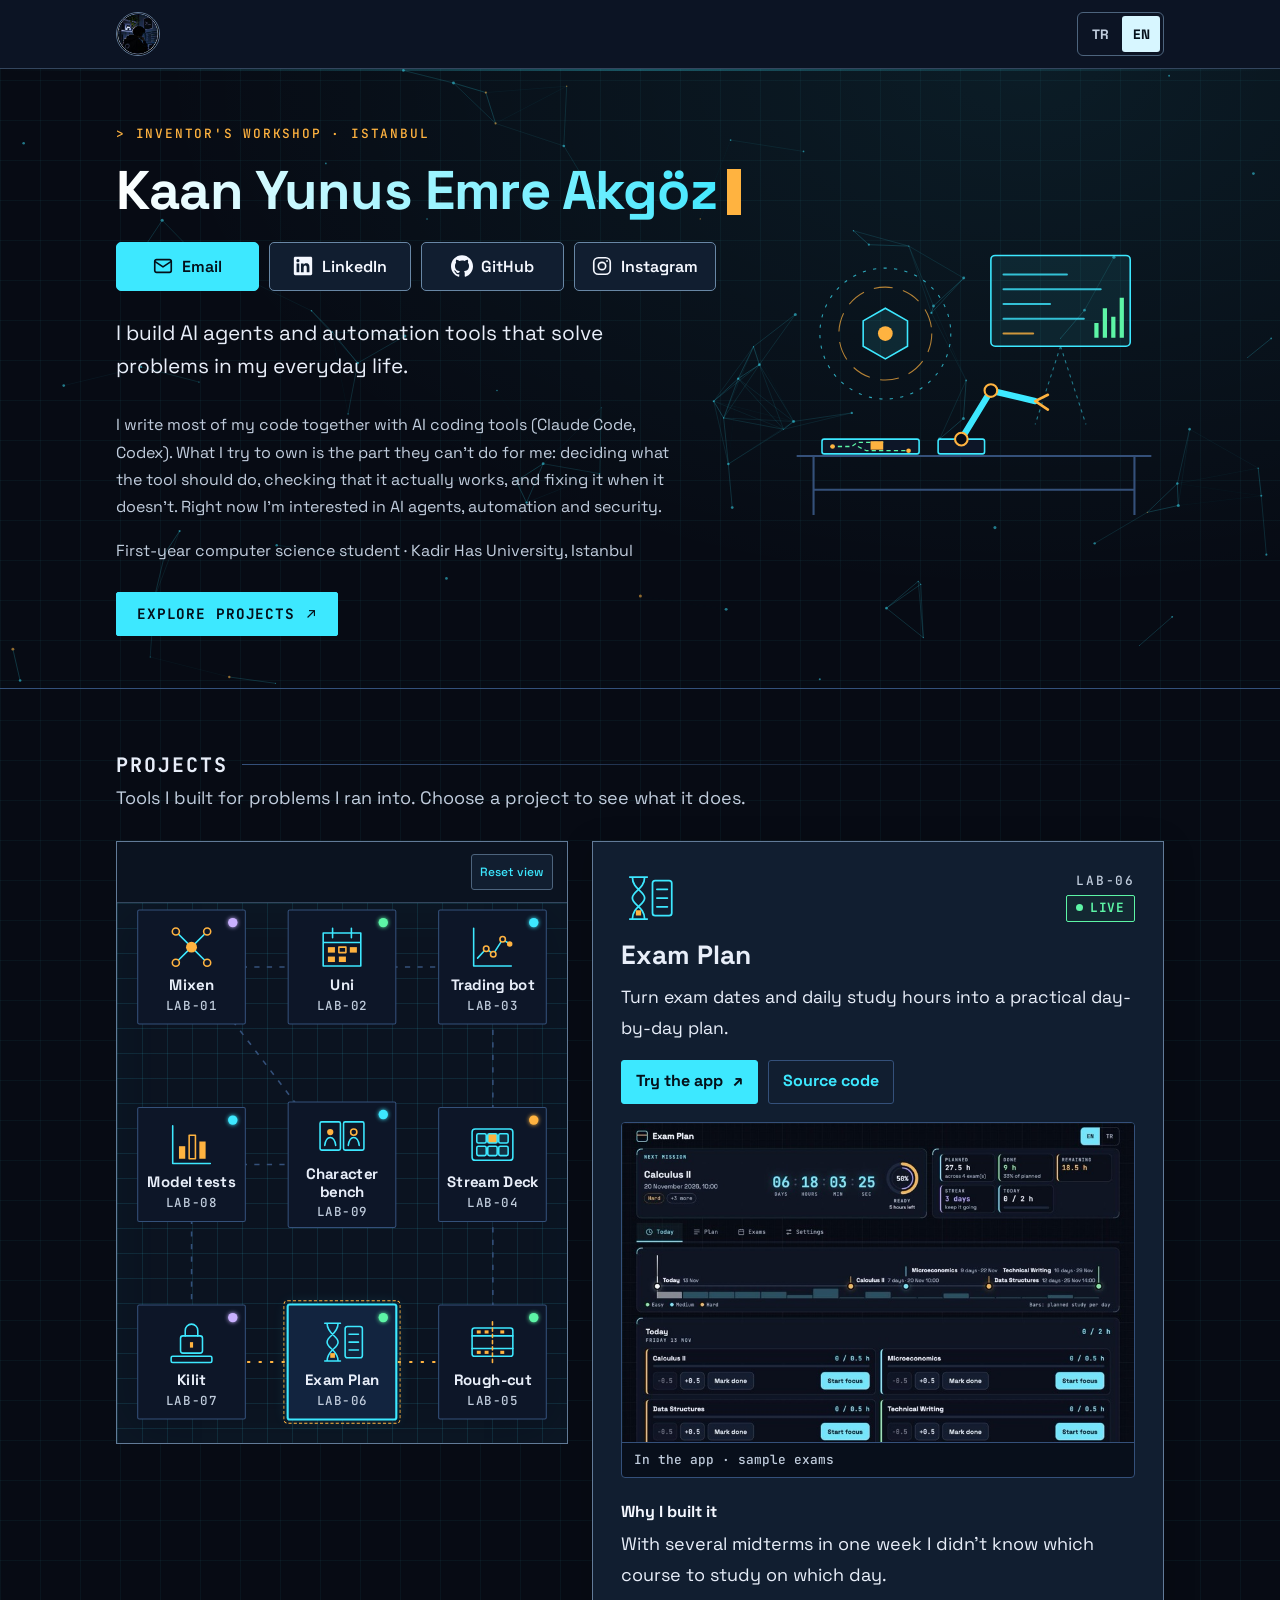
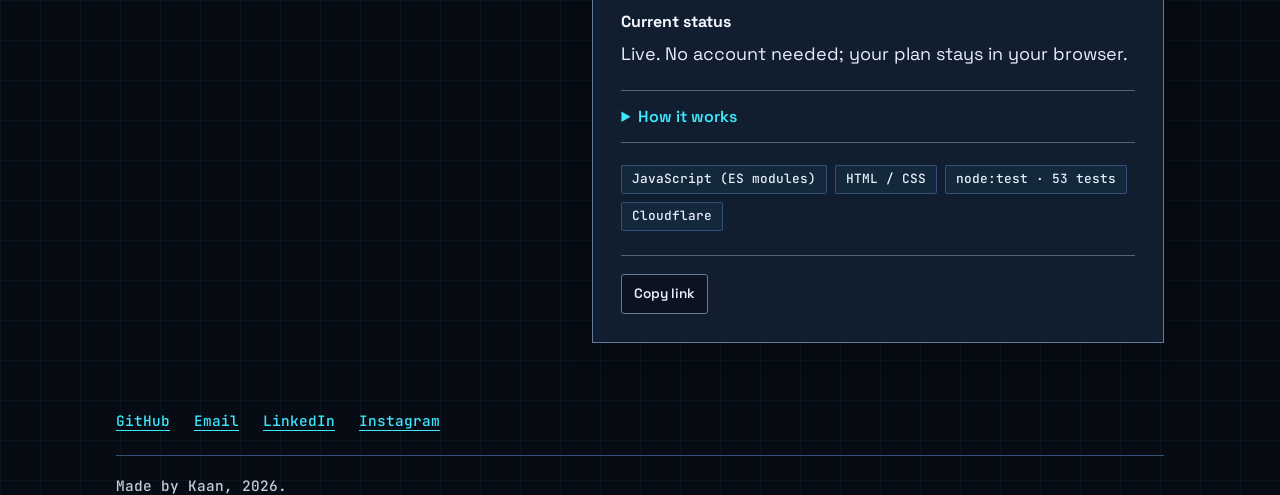
<file: index.html>
<!doctype html>
<html lang="en">
<head>
  <meta charset="utf-8">
  <meta name="viewport" content="width=device-width, initial-scale=1">
  <title>Kaan Yunus Emre Akgöz</title>
  <meta name="description" content="AI agents and automation tools by Kaan Yunus Emre Akgöz. Explore working apps, experiments and the problems behind them.">
  <link rel="canonical" href="https://biontra.github.io/">
  <meta property="og:type" content="website">
  <meta property="og:url" content="https://biontra.github.io/">
  <meta property="og:title" content="Kaan Yunus Emre Akgöz">
  <meta property="og:description" content="AI agents and automation tools by Kaan Yunus Emre Akgöz. Explore working apps, experiments and the problems behind them.">
  <meta property="og:image" content="https://biontra.github.io/assets/og-image.jpg">
  <meta property="og:image:width" content="1200">
  <meta property="og:image:height" content="630">
  <meta property="og:locale" content="en_US">
  <meta property="og:locale:alternate" content="tr_TR">
  <meta name="twitter:card" content="summary_large_image">
  <meta name="color-scheme" content="dark">
  <meta name="theme-color" content="#070b14">
  <link rel="icon" href="data:image/svg+xml,%3Csvg xmlns='http://www.w3.org/2000/svg' viewBox='0 0 32 32'%3E%3Crect width='32' height='32' fill='%23070b14'/%3E%3Cpath d='M16 5l9 5v12l-9 5-9-5V10z' fill='none' stroke='%233de8ff' stroke-width='2'/%3E%3Ccircle cx='16' cy='16' r='3' fill='%23ffb340'/%3E%3C/svg%3E">
  <link rel="preconnect" href="https://fonts.googleapis.com">
  <link rel="preconnect" href="https://fonts.gstatic.com" crossorigin>
  <link rel="stylesheet" href="https://fonts.googleapis.com/css2?family=JetBrains+Mono:wght@500;700&family=Space+Grotesk:wght@400;500;700&display=swap" media="print" onload="this.media='all'">
  <noscript><link rel="stylesheet" href="https://fonts.googleapis.com/css2?family=JetBrains+Mono:wght@500;700&family=Space+Grotesk:wght@400;500;700&display=swap"></noscript>
  <link rel="stylesheet" href="style.css?v=step-v5">
  <script src="i18n.js?v=step-v5" defer></script>
  <script src="script.js?v=models-v3" defer></script>
  <script src="lab.js?v=step-v2" defer></script>
</head>
<body id="top">
  <div class="sitebar">
    <div class="wrap sitebar-inner">
      <a class="wordmark" href="#top" aria-label="Back to top" data-i18n-aria-label="Back to top"><img class="profile-avatar" src="assets/github-avatar.png" width="44" height="44" alt="Biontra GitHub profile photo" data-i18n-alt="Biontra GitHub profile photo"></a>
      <div class="language-switch" role="group" aria-label="Language" data-i18n-aria-label="Language"><button type="button" data-lang="tr" aria-pressed="false">TR</button><button type="button" data-lang="en" aria-pressed="true">EN</button></div>
    </div>
  </div>
  <a class="skip" href="#main"><span data-i18n="Skip to content">Skip to content</span></a>

  <header class="hero">
    <canvas id="stars" aria-hidden="true"></canvas>
    <div class="scan" aria-hidden="true"></div>
    <div class="wrap hero-inner">
      <div class="hero-text">
        <p class="label"><span data-i18n="Inventor&#x27;s workshop · Istanbul">Inventor&#x27;s workshop · Istanbul</span></p>
        <h1><span class="type">Kaan Yunus Emre Akgöz</span></h1>
        <div class="hero-contact" aria-label="Contact Kaan" data-i18n-aria-label="Contact Kaan">
          <a class="hero-email" href="mailto:kaan102006@gmail.com"><svg class="contact-icon mail-icon" viewBox="0 0 24 24" aria-hidden="true" focusable="false"><rect x="3" y="5" width="18" height="14" rx="2"/><path d="m3 7 9 6 9-6"/></svg> <span data-i18n="Email">Email</span></a>
          <a href="https://www.linkedin.com/in/kaanyunusemre/"><svg class="contact-icon linkedin-icon" viewBox="0 0 24 24" aria-hidden="true" focusable="false"><path d="M20.45 2H3.55C2.69 2 2 2.68 2 3.52v16.96c0 .84.69 1.52 1.55 1.52h16.9c.86 0 1.55-.68 1.55-1.52V3.52c0-.84-.69-1.52-1.55-1.52zM7.93 18.74H4.98V9.2h2.95v9.54zM6.45 7.9a1.71 1.71 0 1 1 0-3.42 1.71 1.71 0 0 1 0 3.42zM19 18.74h-2.95V14.1c0-1.1-.02-2.52-1.54-2.52-1.54 0-1.78 1.2-1.78 2.44v4.72H9.78V9.2h2.83v1.3h.04c.39-.74 1.36-1.52 2.79-1.52 2.98 0 3.56 1.96 3.56 4.5v5.26z"/></svg>  LinkedIn</a>
          <a href="https://github.com/Biontra"><svg class="contact-icon github-icon" viewBox="0 0 24 24" aria-hidden="true" focusable="false"><path d="M12 .297C5.37.297 0 5.67 0 12.297c0 5.303 3.438 9.8 8.205 11.385.6.113.82-.258.82-.577 0-.285-.01-1.04-.015-2.04-3.338.724-4.043-1.61-4.043-1.61-.546-1.387-1.333-1.756-1.333-1.756-1.09-.745.083-.729.083-.729 1.205.084 1.838 1.237 1.838 1.237 1.07 1.835 2.807 1.305 3.492.998.108-.776.418-1.305.762-1.605-2.665-.3-5.467-1.334-5.467-5.93 0-1.31.468-2.38 1.235-3.22-.124-.303-.535-1.523.117-3.176 0 0 1.008-.323 3.301 1.23a11.5 11.5 0 0 1 3.005-.404c1.02.005 2.047.138 3.005.404 2.291-1.553 3.297-1.23 3.297-1.23.655 1.653.244 2.873.12 3.176.77.84 1.233 1.91 1.233 3.22 0 4.61-2.807 5.625-5.48 5.922.43.372.823 1.102.823 2.222 0 1.606-.015 2.898-.015 3.293 0 .322.216.696.825.578C20.565 22.092 24 17.595 24 12.297c0-6.627-5.373-12-12-12"/></svg> GitHub</a>
          <a href="https://www.instagram.com/k_y_e_a/"><svg class="instagram-icon" viewBox="0 0 24 24" aria-hidden="true" focusable="false"><rect x="3" y="3" width="18" height="18" rx="5"/><circle cx="12" cy="12" r="4"/><circle class="instagram-dot" cx="17.5" cy="6.5" r="1"/></svg> Instagram</a>
        </div>
        <p class="lead"><span data-i18n="I build AI agents and automation tools that solve problems in my everyday life.">I build AI agents and automation tools that solve problems in my everyday life.</span></p>
        <p class="hero-about"><span data-i18n="I write most of my code together with AI coding tools (Claude Code, Codex). What I try to own is the part they can&#x27;t do for me: deciding what the tool should do, checking that it actually works, and fixing it when it doesn&#x27;t.">I write most of my code together with AI coding tools (Claude Code, Codex). What I try to own is the part they can&#x27;t do for me: deciding what the tool should do, checking that it actually works, and fixing it when it doesn&#x27;t.</span> <span data-i18n="Right now I&#x27;m interested in AI agents, automation and security.">Right now I&#x27;m interested in AI agents, automation and security.</span></p>
        <p class="hero-meta"><span data-i18n="First-year computer science student · Kadir Has University, Istanbul">First-year computer science student · Kadir Has University, Istanbul</span></p>
        <nav aria-label="Main" data-i18n-aria-label="Main">
          <a class="primary" href="#projects"><span data-i18n="Explore projects">Explore projects</span> <span aria-hidden="true">↗</span></a>
        </nav>
      </div>

      <svg class="rig scene" viewBox="0 0 360 280" aria-hidden="true" focusable="false">
        <!-- hologram screen -->
        <g class="holo">
          <rect class="hf" x="196" y="22" width="132" height="86" rx="4" />
          <path class="hl" d="M208 40h60M208 54h92M208 68h44M208 82h76" />
          <path class="hl amber" d="M208 96h28" />
          <path class="hbars" d="M296 100V86M304 100V72M312 100V80M320 100V62" />
          <path class="beam" d="M262 108l-24 74M262 108l24 74" />
        </g>
        <!-- core with rings -->
        <g class="coreg">
          <circle class="ring r1" cx="96" cy="96" r="62" />
          <circle class="ring r2" cx="96" cy="96" r="44" />
          <path class="hex" d="M96 72l21 12v24l-21 12-21-12V84z" />
          <circle class="core" cx="96" cy="96" r="7" />
        </g>
        <!-- robot arm -->
        <g class="arm">
          <rect class="solid" x="146" y="196" width="44" height="14" rx="2" />
          <g class="seg1"><path class="limb" d="M168 196L196 150" /><circle class="joint" cx="168" cy="196" r="6" />
            <g class="seg2"><path class="limb" d="M196 150L238 160" /><circle class="joint" cx="196" cy="150" r="6" />
              <path class="claw" d="M238 160l12-6M238 160l12 8" /></g></g>
        </g>
        <!-- circuit board -->
        <g class="board">
          <rect class="solid" x="36" y="196" width="92" height="14" rx="2" />
          <path class="trace" d="M44 203h20l6-4h24M70 203l8 4h38" />
          <rect class="chip" x="82" y="198" width="12" height="8" />
          <circle class="pad" cx="46" cy="203" r="2.2" /><circle class="pad" cx="118" cy="207" r="2.2" />
        </g>
        <!-- workbench -->
        <path class="bench" d="M12 212h336M28 212v56M332 212v56M28 244h304" />
      </svg>
    </div>
  </header>

  <main id="main" class="wrap">
    <section id="projects" aria-labelledby="projects-h">
      <h2 id="projects-h"><span data-i18n="Projects">Projects</span></h2>
      <p class="section-intro"><span data-i18n="Tools I built for problems I ran into. Choose a project to see what it does.">Tools I built for problems I ran into. Choose a project to see what it does.</span></p>

      <div class="grid">
        <article class="card" data-project="mixen" data-short="Mixen" data-x="18" data-y="15">
          <div class="card-top">
            <svg class="icon" viewBox="0 0 64 64" role="img" aria-label="Icon: one node branching into four agent nodes" focusable="false">
              <g class="draw">
                <path pathLength="1" d="M32 32L12 12M32 32L52 12M32 32L12 52M32 32L52 52" />
              </g>
              <circle class="fill" cx="32" cy="32" r="7" />
              <circle class="node n1" cx="12" cy="12" r="4.5" />
              <circle class="node n2" cx="52" cy="12" r="4.5" />
              <circle class="node n3" cx="12" cy="52" r="4.5" />
              <circle class="node n4" cx="52" cy="52" r="4.5" />
            </svg>
            <div class="ids">
              <span class="serial">LAB-01</span>
              <span class="status st-proto"><span data-i18n="Prototype">Prototype</span></span>
            </div>
          </div>
          <h3>Mixen</h3>
          <p><span data-i18n="One task, several AI tools. A desktop agent routes each step to a suitable model and checks the result with a separate critic.">One task, several AI tools. A desktop agent routes each step to a suitable model and checks the result with a separate critic.</span></p>
          <figure class="project-preview flow-preview"><img data-src-en="assets/mixen-flow.svg" data-src-tr="assets/mixen-flow-tr.svg" width="720" height="340" alt="Task → Model routing → Critic review" data-i18n-alt="Task → Model routing → Critic review" loading="lazy"><figcaption><span data-i18n="Workflow diagram">Workflow diagram</span></figcaption></figure>
          <div class="project-facts"><div class="fact"><h4><span data-i18n="Why I built it">Why I built it</span></h4><p><span data-i18n="Too many AI apps, each with its own quota.">Too many AI apps, each with its own quota.</span></p></div><div class="fact"><h4><span data-i18n="Current status">Current status</span></h4><p><span data-i18n="Prototype. The repo is private.">Prototype. The repo is private.</span></p></div><details class="technical-details"><summary><span data-i18n="How it works">How it works</span></summary><div><span data-i18n="Uses official CLI tools for Claude, Codex, Gemini and local models, and reads live Claude and Codex quota: with Claude&#x27;s weekly limit full, it picked Codex.">Uses official CLI tools for Claude, Codex, Gemini and local models, and reads live Claude and Codex quota: with Claude&#x27;s weekly limit full, it picked Codex.</span></div></details></div>
          <ul class="tags" aria-label="Technologies" data-i18n-aria-label="Technologies">
            <li>Python</li><li><span data-i18n="CLI tools">CLI tools</span></li><li>Ollama</li><li class="priv"><span data-i18n="private repo">private repo</span></li>
          </ul>
        </article>

        <article class="card" data-project="uni" data-short="Uni" data-x="50" data-y="15">
          <div class="card-top">
            <svg class="icon" viewBox="0 0 64 64" role="img" aria-label="Icon: calendar panel with a highlighted day" focusable="false">
              <g class="draw">
                <path pathLength="1" d="M8 14h48v42H8zM8 26h48M20 8v12M44 8v12" />
              </g>
              <rect class="fill" x="14" y="32" width="9" height="7" />
              <rect class="node n1" x="28" y="32" width="9" height="7" />
              <rect class="fill" x="42" y="32" width="9" height="7" />
              <rect class="fill" x="14" y="44" width="9" height="7" />
              <rect class="fill" x="28" y="44" width="9" height="7" />
            </svg>
            <div class="ids">
              <span class="serial">LAB-02</span>
              <span class="status st-run"><span data-i18n="Running">Running</span></span>
            </div>
          </div>
          <h3><span data-i18n="My Uni panel">My Uni panel</span></h3>
          <p><span data-i18n="Courses, deadlines and announcements in one place, read hourly from my university&#x27;s learning system.">Courses, deadlines and announcements in one place, read hourly from my university&#x27;s learning system.</span></p>
          <figure class="project-preview flow-preview"><img data-src-en="assets/uni-flow.svg" data-src-tr="assets/uni-flow-tr.svg" width="720" height="340" alt="Learning system → Hourly sync → Uni panel" data-i18n-alt="Learning system → Hourly sync → Uni panel" loading="lazy"><figcaption><span data-i18n="Workflow diagram">Workflow diagram</span></figcaption></figure>
          <div class="project-facts"><div class="fact"><h4><span data-i18n="Why I built it">Why I built it</span></h4><p><span data-i18n="Deadlines and announcements were spread across the learning system, and I only saw some of them too late.">Deadlines and announcements were spread across the learning system, and I only saw some of them too late.</span></p></div><div class="fact"><h4><span data-i18n="Current status">Current status</span></h4><p><span data-i18n="Running on Cloudflare Pages. The first hourly run, reminder emails and phone notifications are not yet verified.">Running on Cloudflare Pages. The first hourly run, reminder emails and phone notifications are not yet verified.</span></p></div><details class="technical-details"><summary><span data-i18n="How it works">How it works</span></summary><div><span data-i18n="Scripts only read the learning system. AI summaries come from a scheduled Claude task; asking the AI questions works only in a separate Claude panel.">Scripts only read the learning system. AI summaries come from a scheduled Claude task; asking the AI questions works only in a separate Claude panel.</span></div></details></div>
          <ul class="tags" aria-label="Technologies" data-i18n-aria-label="Technologies">
            <li>Cloudflare Pages</li><li>D1 (SQLite)</li><li>Python</li><li class="priv"><span data-i18n="private repo">private repo</span></li>
          </ul>
        </article>

        <article class="card" data-project="trading-bot" data-short="Trading bot" data-x="82" data-y="15">
          <div class="card-top">
            <svg class="icon" viewBox="0 0 64 64" role="img" aria-label="Icon: price chart line with data points" focusable="false">
              <g class="draw">
                <path pathLength="1" d="M8 8v48h48" />
                <path class="line" pathLength="1" d="M13 46l11-12 9 7 12-19 9 6" />
              </g>
              <circle class="node n1" cx="24" cy="34" r="3.5" />
              <circle class="node n2" cx="33" cy="41" r="3.5" />
              <circle class="node n3" cx="45" cy="22" r="3.5" />
              <circle class="fill" cx="54" cy="28" r="3.5" />
            </svg>
            <div class="ids">
              <span class="serial">LAB-03</span>
              <span class="status st-paper"><span data-i18n="Paper account">Paper account</span></span>
            </div>
          </div>
          <h3><span data-i18n="Trading bot">Trading bot</span></h3>
          <p><span data-i18n="A US stock experiment on an Alpaca paper account, testing a 20/50-period moving-average crossover with RSI and volume filters on 1-hour bars against buy-and-hold.">A US stock experiment on an Alpaca paper account, testing a 20/50-period moving-average crossover with RSI and volume filters on 1-hour bars against buy-and-hold.</span></p>
          <figure class="project-preview"><img src="assets/tradebot-pano.jpg" srcset="assets/tradebot-pano-800.jpg 800w, assets/tradebot-pano.jpg 1280w" sizes="(max-width: 900px) calc(100vw - 72px), 512px" width="1280" height="800" alt="Trading bot dashboard on a paper account, with money amounts hidden." data-i18n-alt="Trading bot dashboard on a paper account, with money amounts hidden." loading="lazy"><figcaption><span data-i18n="Dashboard · paper account, amounts hidden, Turkish interface">Dashboard · paper account, amounts hidden, Turkish interface</span></figcaption></figure>
          <div class="project-facts"><div class="fact"><h4><span data-i18n="Why I built it">Why I built it</span></h4><p><span data-i18n="A trading strategy is easy to make look better than it is.">A trading strategy is easy to make look better than it is.</span></p></div><div class="fact"><h4><span data-i18n="Current status">Current status</span></h4><p><span data-i18n="100,000 fake USD, kept off real money by three checks in code. It has not beaten buy-and-hold on return versus drawdown.">100,000 fake USD, kept off real money by three checks in code. It has not beaten buy-and-hold on return versus drawdown.</span></p></div><details class="technical-details"><summary><span data-i18n="How it works">How it works</span></summary><div><span data-i18n="Trades go through the Alpaca API, with no crypto and no leverage. Results are also compared with a blind control that picks random symbols.">Trades go through the Alpaca API, with no crypto and no leverage. Results are also compared with a blind control that picks random symbols.</span></div></details></div>
          <ul class="tags" aria-label="Technologies" data-i18n-aria-label="Technologies">
            <li>Python</li><li>Alpaca API</li><li>pytest</li><li class="priv"><span data-i18n="private repo">private repo</span></li>
          </ul>
        </article>

        <article class="card" data-project="stream-deck" data-short="Stream Deck" data-x="82" data-y="50">
          <div class="card-top">
            <svg class="icon" viewBox="0 0 64 64" role="img" aria-label="Icon: grid of six macro pad keys" focusable="false">
              <g class="draw">
                <rect pathLength="1" x="6" y="12" width="52" height="40" rx="4" />
              </g>
              <rect class="key" x="12" y="18" width="12" height="12" rx="2" />
              <rect class="key k2" x="26" y="18" width="12" height="12" rx="2" />
              <rect class="key" x="40" y="18" width="12" height="12" rx="2" />
              <rect class="key" x="12" y="34" width="12" height="12" rx="2" />
              <rect class="key" x="26" y="34" width="12" height="12" rx="2" />
              <rect class="key k5" x="40" y="34" width="12" height="12" rx="2" />
            </svg>
            <div class="ids">
              <span class="serial">LAB-04</span>
              <span class="status st-hw"><span data-i18n="Hardware pending">Hardware pending</span></span>
            </div>
          </div>
          <h3><span data-i18n="DIY Stream Deck">DIY Stream Deck</span></h3>
          <p><span data-i18n="A 7-inch touch screen macro pad for my Mac, with app shortcuts, Spotify controls and an animated GIF.">A 7-inch touch screen macro pad for my Mac, with app shortcuts, Spotify controls and an animated GIF.</span></p>
          <figure class="project-preview flow-preview"><img data-src-en="assets/stream-deck-flow.svg" data-src-tr="assets/stream-deck-flow-tr.svg" width="720" height="340" alt="Touch screen → ESP32-S3 → Mac actions" data-i18n-alt="Touch screen → ESP32-S3 → Mac actions" loading="lazy"><figcaption><span data-i18n="Workflow diagram">Workflow diagram</span></figcaption></figure>
          <div class="project-facts"><div class="fact"><h4><span data-i18n="Current status">Current status</span></h4><p><span data-i18n="The board hasn&#x27;t arrived, so it&#x27;s tested in software only.">The board hasn&#x27;t arrived, so it&#x27;s tested in software only.</span></p></div><details class="technical-details"><summary><span data-i18n="How it works">How it works</span></summary><div><span data-i18n="Board: Waveshare ESP32-S3, 800×480. Firmware, web panel, USB bridge and printable files for the case, a stand and a test-fit piece are done. 36 Python and 8 interface (DOM) tests passed on 2 Nov. USB was tested with a simulated device; screen, touch and a real print are untested.">Board: Waveshare ESP32-S3, 800×480. Firmware, web panel, USB bridge and printable files for the case, a stand and a test-fit piece are done. 36 Python and 8 interface (DOM) tests passed on 2 Nov. USB was tested with a simulated device; screen, touch and a real print are untested.</span></div></details></div>
          <ul class="tags" aria-label="Technologies" data-i18n-aria-label="Technologies">
            <li>ESP32-S3</li><li>LVGL</li><li>Python</li><li>STL</li><li class="priv"><span data-i18n="local only">local only</span></li>
          </ul>
        </article>

        <article class="card" data-project="rough-cut" data-short="Rough-cut" data-x="82" data-y="85">
          <div class="card-top">
            <svg class="icon" viewBox="0 0 64 64" role="img" aria-label="Icon: film strip with a cut line" focusable="false">
              <g class="draw">
                <rect pathLength="1" x="6" y="14" width="52" height="36" rx="3" />
                <path pathLength="1" d="M6 24h52M6 40h52" />
              </g>
              <path class="cut" d="M32 6v52" />
              <rect class="fill" x="12" y="17" width="5" height="4" />
              <rect class="fill" x="22" y="17" width="5" height="4" />
              <rect class="fill" x="42" y="17" width="5" height="4" />
              <rect class="fill" x="12" y="43" width="5" height="4" />
              <rect class="fill" x="22" y="43" width="5" height="4" />
              <rect class="fill" x="42" y="43" width="5" height="4" />
            </svg>
            <div class="ids">
              <span class="serial">LAB-05</span>
              <span class="status st-run"><span data-i18n="Running">Running</span></span>
            </div>
          </div>
          <h3><span data-i18n="Video rough-cut tool">Video rough-cut tool</span></h3>
          <p><span data-i18n="A video tool that transcribes with Whisper, suggests cuts and waits for my approval before exporting.">A video tool that transcribes with Whisper, suggests cuts and waits for my approval before exporting.</span></p>
          <figure class="project-preview"><img src="assets/kaba-kurgu.jpg" srcset="assets/kaba-kurgu-800.jpg 800w, assets/kaba-kurgu.jpg 1280w" sizes="(max-width: 900px) calc(100vw - 72px), 512px" width="1280" height="800" alt="Cut list the tool suggested for a test video, next to the transcript." data-i18n-alt="Cut list the tool suggested for a test video, next to the transcript." loading="lazy"><figcaption><span data-i18n="Suggested cuts for the test video, Turkish interface">Suggested cuts for the test video, Turkish interface</span></figcaption></figure>
          <div class="project-facts"><div class="fact"><h4><span data-i18n="Why I built it">Why I built it</span></h4><p><span data-i18n="I wanted to learn how rough cutting can be automated, starting with a small version I can measure.">I wanted to learn how rough cutting can be automated, starting with a small version I can measure.</span></p></div><div class="fact"><h4><span data-i18n="Current status">Current status</span></h4><p><span data-i18n="Version 1, running. It caught all 4 planted mistakes in a 25 s test video; not yet tried on a real recording.">Version 1, running. It caught all 4 planted mistakes in a 25 s test video; not yet tried on a real recording.</span></p></div><details class="technical-details"><summary><span data-i18n="How it works">How it works</span></summary><div><span data-i18n="Whisper transcribes with word timings and FFmpeg finds silences. Claude writes a cut list from a rules file; only approved cuts are applied. The original is never changed.">Whisper transcribes with word timings and FFmpeg finds silences. Claude writes a cut list from a rules file; only approved cuts are applied. The original is never changed.</span></div></details></div>
          <ul class="tags" aria-label="Technologies" data-i18n-aria-label="Technologies">
            <li>Python</li><li>Whisper</li><li>FFmpeg</li><li>Claude</li><li class="priv"><span data-i18n="local only">local only</span></li>
          </ul>
        </article>

        <article class="card" data-project="exam-plan" data-featured="true" data-short="Exam Plan" data-x="50" data-y="85">
          <div class="card-top">
            <svg class="icon" viewBox="0 0 64 64" role="img" aria-label="Icon: hourglass next to a checklist" focusable="false">
              <g class="draw">
                <path pathLength="1" d="M10 8h20M10 56h20M13 8c0 14 14 16 14 24S13 42 13 56M27 8c0 14-14 16-14 24s14 10 14 24" />
                <rect pathLength="1" x="36" y="12" width="22" height="40" rx="3" />
                <path pathLength="1" d="M41 22h12M41 32h12M41 42h12" />
              </g>
              <rect class="fill" x="17" y="46" width="6" height="6" />
            </svg>
            <div class="ids">
              <span class="serial">LAB-06</span>
              <span class="status st-run"><span data-i18n="Live">Live</span></span>
            </div>
          </div>
          <h3>Exam Plan</h3>
          <p><span data-i18n="Turn exam dates and daily study hours into a practical day-by-day plan.">Turn exam dates and daily study hours into a practical day-by-day plan.</span></p>
          <div class="project-actions"><a class="project-button primary" href="https://exam.kaanyunusemre.com"><span data-i18n="Try the app">Try the app</span> <span aria-hidden="true">↗</span></a><a class="project-button" href="https://github.com/Biontra/exam-plan"><span data-i18n="Source code">Source code</span></a></div>
          <figure class="project-preview"><a href="https://exam.kaanyunusemre.com"><img src="assets/exam-plan-demo.jpg" srcset="assets/exam-plan-demo-800.jpg 800w, assets/exam-plan-demo.jpg 1280w" sizes="(max-width: 900px) calc(100vw - 72px), 512px" width="1280" height="800" alt="Exam Plan with sample exams: countdown, readiness ring, study timeline and daily blocks" data-i18n-alt="Exam Plan with sample exams: countdown, readiness ring, study timeline and daily blocks" loading="lazy"></a><figcaption><span data-i18n="In the app · sample exams">In the app · sample exams</span></figcaption></figure>
          <div class="project-facts"><div class="fact"><h4><span data-i18n="Why I built it">Why I built it</span></h4><p><span data-i18n="With several midterms in one week I didn&#x27;t know which course to study on which day.">With several midterms in one week I didn&#x27;t know which course to study on which day.</span></p></div><div class="fact"><h4><span data-i18n="Current status">Current status</span></h4><p><span data-i18n="Live. No account needed; your plan stays in your browser.">Live. No account needed; your plan stays in your browser.</span></p></div><details class="technical-details"><summary><span data-i18n="How it works">How it works</span></summary><div><span data-i18n="Hours depend on difficulty (and topic count, if given), the day before each exam is review, and missed hours move to later days. Includes a focus timer, readiness rings and topic checklists.">Hours depend on difficulty (and topic count, if given), the day before each exam is review, and missed hours move to later days. Includes a focus timer, readiness rings and topic checklists.</span></div></details></div>
          <ul class="tags" aria-label="Technologies" data-i18n-aria-label="Technologies">
            <li>JavaScript (ES modules)</li><li>HTML / CSS</li><li><span data-i18n="node:test · 53 tests">node:test · 53 tests</span></li><li>Cloudflare</li>
          </ul>
        </article>

        <article class="card" data-project="kilit" data-short="Kilit" data-x="18" data-y="85">
          <div class="card-top">
            <svg class="icon" viewBox="0 0 64 64" role="img" aria-label="Icon: padlock over a keyboard" focusable="false">
              <g class="draw">
                <rect pathLength="1" x="18" y="24" width="28" height="22" rx="3" />
                <path pathLength="1" d="M24 24v-7a8 8 0 0 1 16 0v7" />
                <rect pathLength="1" x="6" y="50" width="52" height="8" rx="2" />
              </g>
              <rect class="fill" x="30" y="32" width="4" height="7" />
            </svg>
            <div class="ids">
              <span class="serial">LAB-07</span>
              <span class="status st-proto"><span data-i18n="Prototype">Prototype</span></span>
            </div>
          </div>
          <h3>Kilit</h3>
          <p><span data-i18n="A macOS prototype that blocks physical keyboard, mouse and trackpad input while an AI agent keeps working. Unlock with Touch ID.">A macOS prototype that blocks physical keyboard, mouse and trackpad input while an AI agent keeps working. Unlock with Touch ID.</span></p>
          <div class="project-actions"><a class="project-button" href="https://github.com/Biontra/kilit"><span data-i18n="Source code">Source code</span> <span aria-hidden="true">↗</span></a></div><figure class="project-preview flow-preview"><img data-src-en="assets/kilit-flow.svg" data-src-tr="assets/kilit-flow-tr.svg" width="720" height="340" alt="Input events pass through a hardware filter so software input can continue" data-i18n-alt="Input events pass through a hardware filter so software input can continue" loading="lazy"><figcaption><span data-i18n="Workflow diagram · prototype">Workflow diagram · prototype</span></figcaption></figure>
          <div class="project-facts"><div class="fact"><h4><span data-i18n="Why I built it">Why I built it</span></h4><p><span data-i18n="I wanted an AI agent to keep using my Mac while nobody else could touch it.">I wanted an AI agent to keep using my Mac while nobody else could touch it.</span></p></div><details class="technical-details"><summary><span data-i18n="How it works">How it works</span></summary><div><span data-i18n="macOS gives real keyboard and mouse events the process ID 0; software events carry their sender&#x27;s ID. A test script confirmed this first. Kilit drops the ID-0 events and lets the rest through. A PIN typed without looking also unlocks it. If Kilit crashes, the block lifts.">macOS gives real keyboard and mouse events the process ID 0; software events carry their sender&#x27;s ID. A test script confirmed this first. Kilit drops the ID-0 events and lets the rest through. A PIN typed without looking also unlocks it. If Kilit crashes, the block lifts.</span></div></details></div>
          <ul class="tags" aria-label="Technologies" data-i18n-aria-label="Technologies">
            <li>Swift</li><li>SwiftUI</li><li>CGEvent tap</li>
          </ul>
        </article>

        <article class="card" data-project="model-tests" data-short="Model tests" data-x="18" data-y="50">
          <div class="card-top">
            <svg class="icon" viewBox="0 0 64 64" role="img" aria-label="Icon: three score bars of different heights" focusable="false">
              <g class="draw">
                <path pathLength="1" d="M8 8v48h48" />
              </g>
              <rect class="fill" x="16" y="34" width="8" height="16" />
              <rect class="node n1" x="29" y="20" width="8" height="30" />
              <rect class="fill" x="42" y="28" width="8" height="22" />
            </svg>
            <div class="ids">
              <span class="serial">LAB-08</span>
              <span class="status st-paper"><span data-i18n="Report">Report</span></span>
            </div>
          </div>
          <h3><span data-i18n="Model tests">Model tests</span></h3>
          <p><span data-i18n="The same tasks given to several AI models: text checked by a script, image and video scored by an AI assistant and checked by me.">The same tasks given to several AI models: text checked by a script, image and video scored by an AI assistant and checked by me.</span></p>
          <div class="project-actions"><a class="project-button primary" href="model-tests.html"><span data-i18n="Open the results">Open the results</span> <span aria-hidden="true">↗</span></a></div>
          <figure class="project-preview"><img src="assets/model-tests/foto-sdxl-turbo.jpg" srcset="assets/model-tests/foto-sdxl-turbo-720.jpg 720w, assets/model-tests/foto-sdxl-turbo.jpg 1024w" sizes="(max-width: 900px) calc(100vw - 72px), 512px" width="1024" height="576" alt="SDXL-Turbo output for the market stall prompt" data-i18n-alt="SDXL-Turbo output for the market stall prompt" loading="lazy"><figcaption><span data-i18n="SDXL-Turbo output · 12/20">SDXL-Turbo output · 12/20</span></figcaption></figure>
          <div class="project-facts"><div class="fact"><h4><span data-i18n="Why I built it">Why I built it</span></h4><p><span data-i18n="It started as a program task, but I wanted to see for myself how far small local models are from cloud models.">It started as a program task, but I wanted to see for myself how far small local models are from cloud models.</span></p></div><div class="fact"><h4><span data-i18n="Current status">Current status</span></h4><p><span data-i18n="The three Gemini models got 10/10 in all 3 runs; the best local model, qwen3-8b, had a median of 7/10 over 3 runs (best 8/10). Best local image: SDXL-Turbo, 12/20; best video: Gemini Omni, 21/25. One prompt, and one seed for the local models, so not a general ranking.">The three Gemini models got 10/10 in all 3 runs; the best local model, qwen3-8b, had a median of 7/10 over 3 runs (best 8/10). Best local image: SDXL-Turbo, 12/20; best video: Gemini Omni, 21/25. One prompt, and one seed for the local models, so not a general ranking.</span></p></div><details class="technical-details"><summary><span data-i18n="How it works">How it works</span></summary><div><span data-i18n="Text: 10 MIHENK benchmark questions, three runs per model (one for Claude). Image and video: scored 1 to 5 per criterion, then checked by me.">Text: 10 MIHENK benchmark questions, three runs per model (one for Claude). Image and video: scored 1 to 5 per criterion, then checked by me.</span></div></details></div>
          <ul class="tags" aria-label="Technologies" data-i18n-aria-label="Technologies">
            <li>Python</li><li>Ollama</li><li>Diffusers</li><li>PyTorch</li>
          </ul>
        </article>

        <article class="card" data-project="character-bench" data-short="Character bench" data-x="50" data-y="50">
          <div class="card-top">
            <svg class="icon" viewBox="0 0 64 64" role="img" aria-label="Icon: the same figure in two video frames" focusable="false">
              <g class="draw">
                <rect pathLength="1" x="4" y="14" width="26" height="36" rx="2" />
                <rect pathLength="1" x="34" y="14" width="26" height="36" rx="2" />
                <path pathLength="1" d="M10 44c1-7 4-10 7-10s6 3 7 10M40 44c1-7 4-10 7-10s6 3 7 10" />
              </g>
              <circle class="fill" cx="17" cy="27" r="4" />
              <circle class="node n1" cx="47" cy="27" r="4" />
            </svg>
            <div class="ids">
              <span class="serial">LAB-09</span>
              <span class="status st-paper"><span data-i18n="Report">Report</span></span>
            </div>
          </div>
          <h3><span data-i18n="Character consistency bench">Character consistency bench</span></h3>
          <p><span data-i18n="A small benchmark for five video models: did each do the command, and keep the same character? Claude judged the frames; the human check did not pass, so it is not a firm ranking.">A small benchmark for five video models: did each do the command, and keep the same character? Claude judged the frames; the human check did not pass, so it is not a firm ranking.</span></p>
          <div class="project-actions"><a class="project-button primary" href="character-bench.html"><span data-i18n="Open the results">Open the results</span> <span aria-hidden="true">↗</span></a></div>
          <figure class="project-preview cb-preview"><img src="assets/character-bench/chart_did_kept.svg" width="480" height="390" alt="Dot plot, axis from 75 to 100 percent. Seedance 2.0 Mini 95.5 did and 96.1 kept; Grok Video 1.5 Lite 90.0 and 94.3; Wan 3.0 90.9 and 92.1; Gemini Omni Flash 1.2 86.4 and 90.9; Kling 3.0 100.0 did and 84.1 kept." data-i18n-alt="Dot plot, axis from 75 to 100 percent. Seedance 2.0 Mini 95.5 did and 96.1 kept; Grok Video 1.5 Lite 90.0 and 94.3; Wan 3.0 90.9 and 92.1; Gemini Omni Flash 1.2 86.4 and 90.9; Kling 3.0 100.0 did and 84.1 kept."><figcaption><span data-i18n="Results chart · labels in English">Results chart · labels in English</span></figcaption></figure>
          <div class="project-facts"><div class="fact"><h4><span data-i18n="Why I built it">Why I built it</span></h4><p><span data-i18n="It was the Week 4 task of a program, and I aimed it at people who make videos with their own character.">It was the Week 4 task of a program, and I aimed it at people who make videos with their own character.</span></p></div><div class="fact"><h4><span data-i18n="Current status">Current status</span></h4><p><span data-i18n="Published. Human-judge agreement was 80.2%, below the 85% threshold.">Published. Human-judge agreement was 80.2%, below the 85% threshold.</span></p></div><details class="technical-details"><summary><span data-i18n="How it works">How it works</span></summary><div><span data-i18n="One start image, 20 commands, one try per command for each model. Claude answers 101 scored questions from frames; the two scores stay separate.">One start image, 20 commands, one try per command for each model. Claude answers 101 scored questions from frames; the two scores stay separate.</span></div></details></div>
          <ul class="tags" aria-label="Technologies" data-i18n-aria-label="Technologies">
            <li>Python</li><li>Claude</li><li>Higgsfield</li><li>Hugging Face</li>
          </ul>
        </article>
      </div>
    </section>
  </main>

  <footer class="wrap">
    <ul class="footer-links">
      <li><a href="https://github.com/Biontra">GitHub</a></li>
      <li><a href="mailto:kaan102006@gmail.com"><span data-i18n="Email">Email</span></a></li>
      <li><a href="https://www.linkedin.com/in/kaanyunusemre/">LinkedIn</a></li>
      <li><a href="https://www.instagram.com/k_y_e_a/">Instagram</a></li>
    </ul>
    <p><span data-i18n="Made by Kaan, 2026.">Made by Kaan, 2026.</span></p>
  </footer>
</body>
</html>
</file>
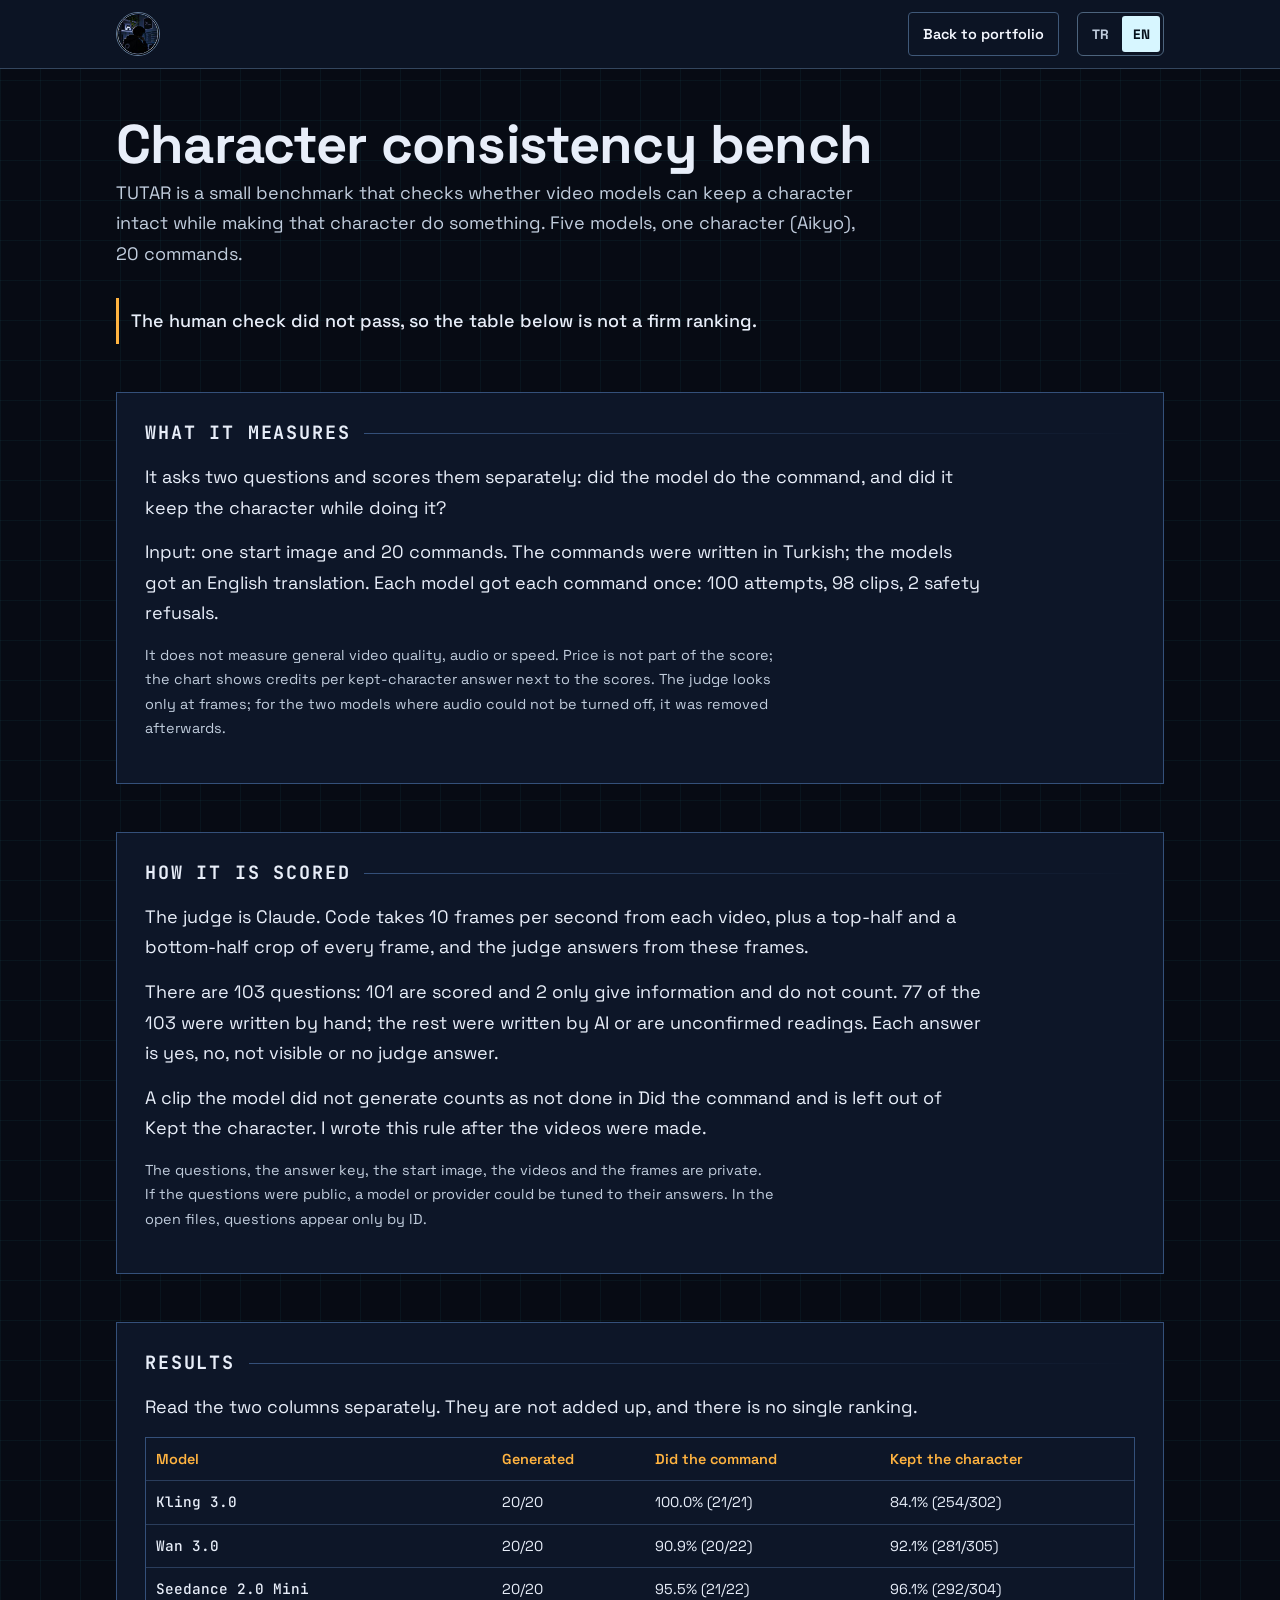
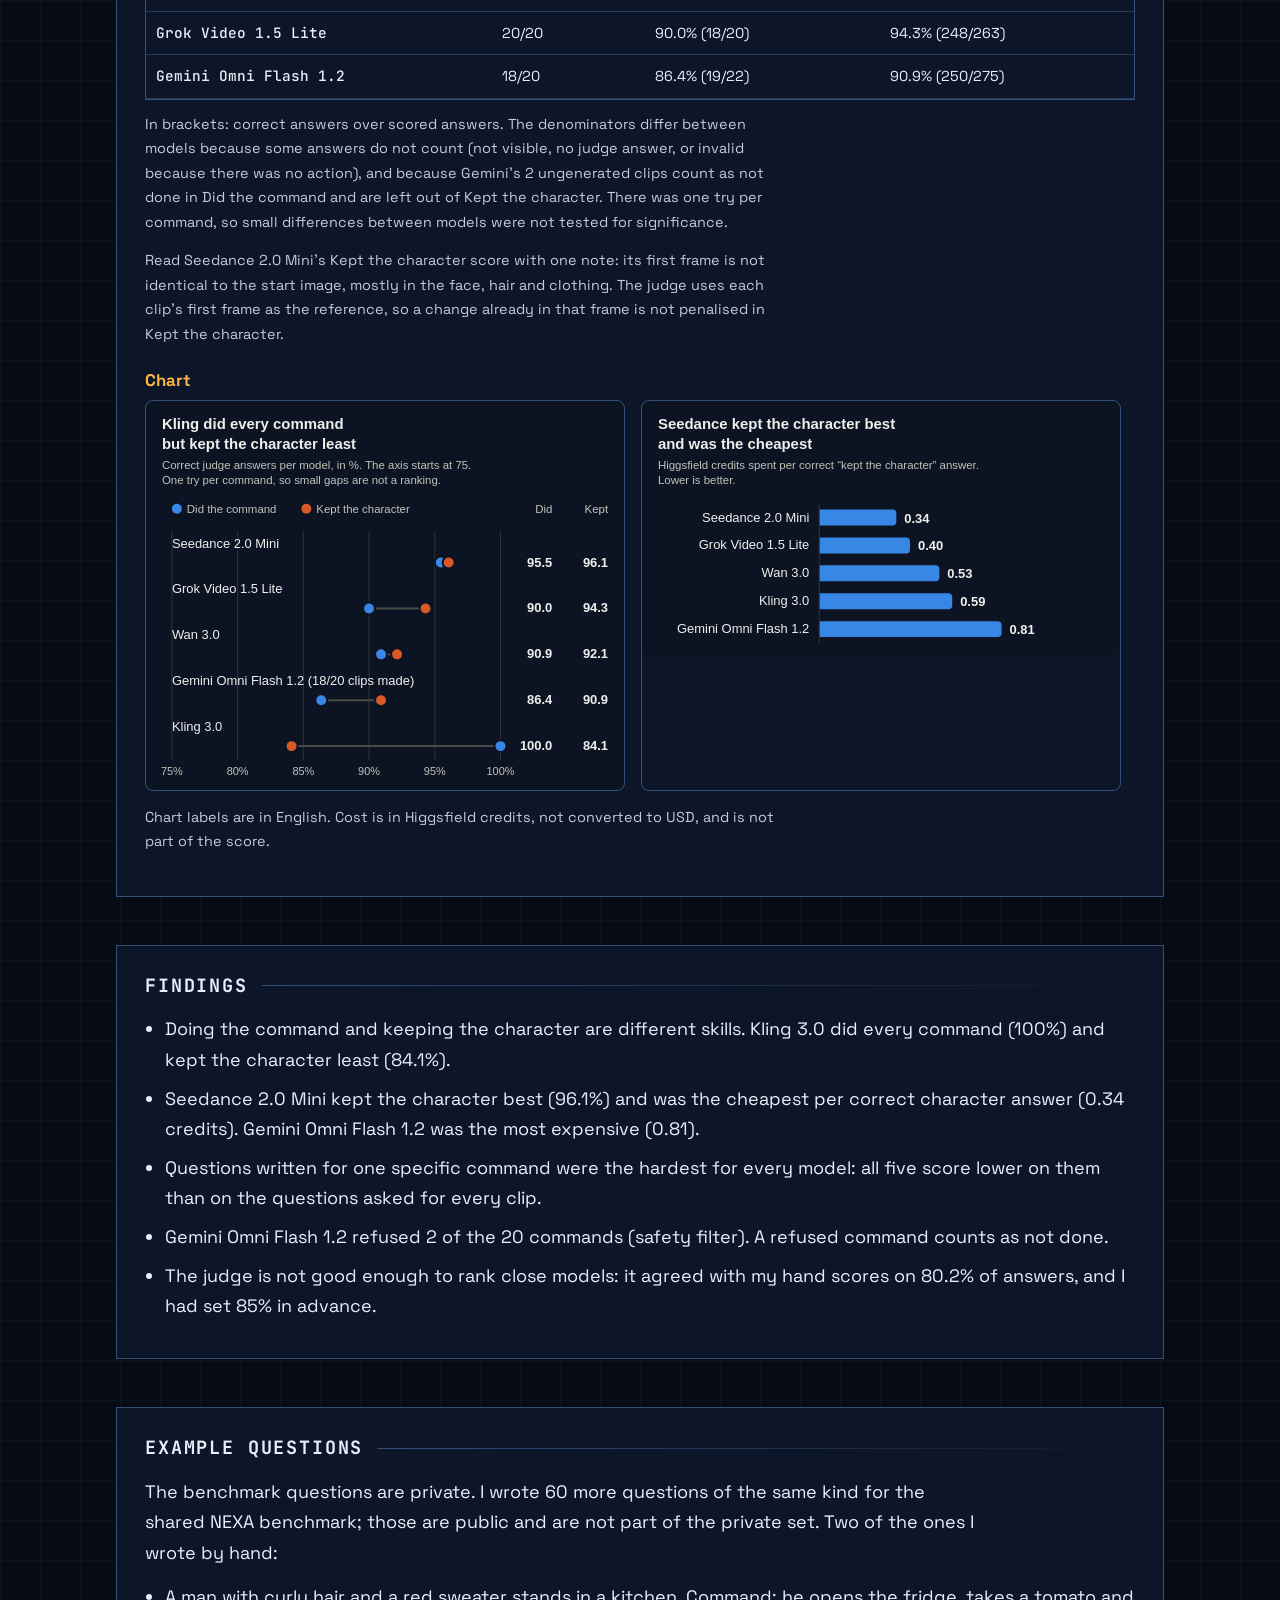
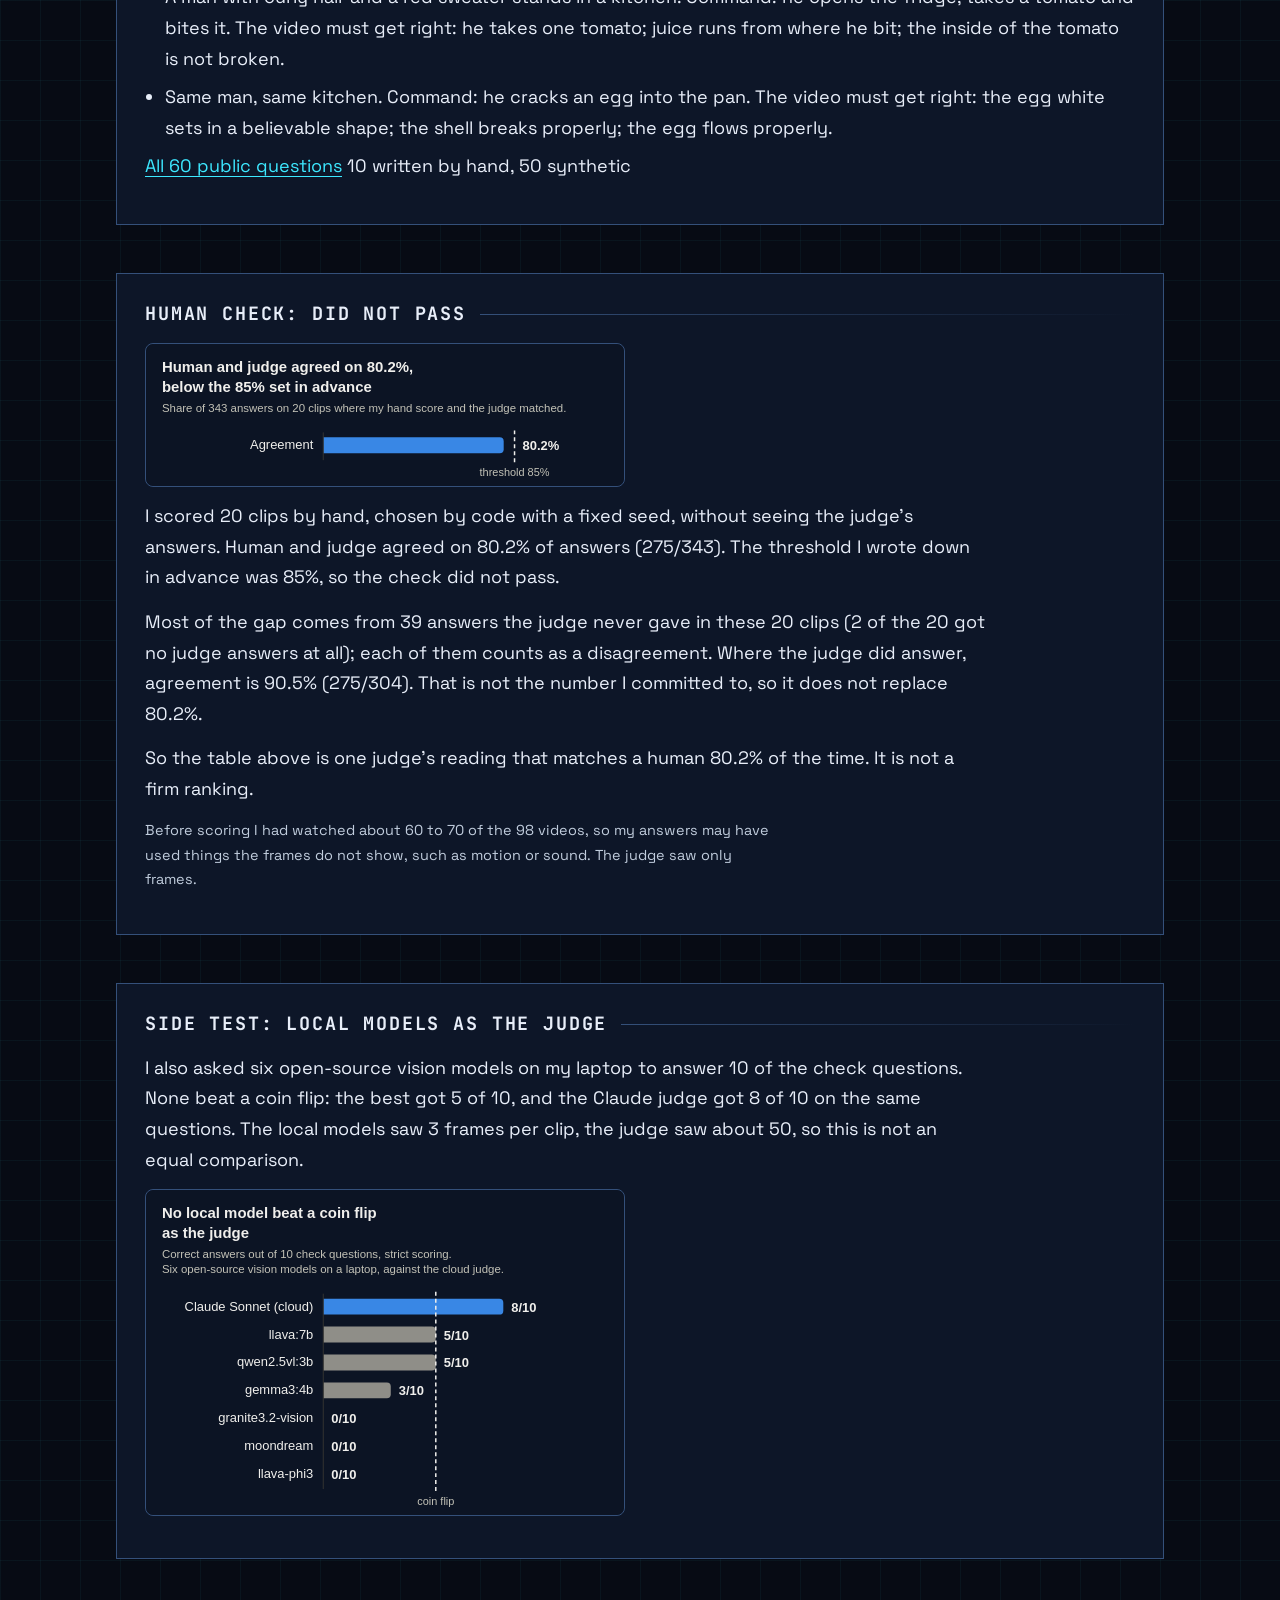
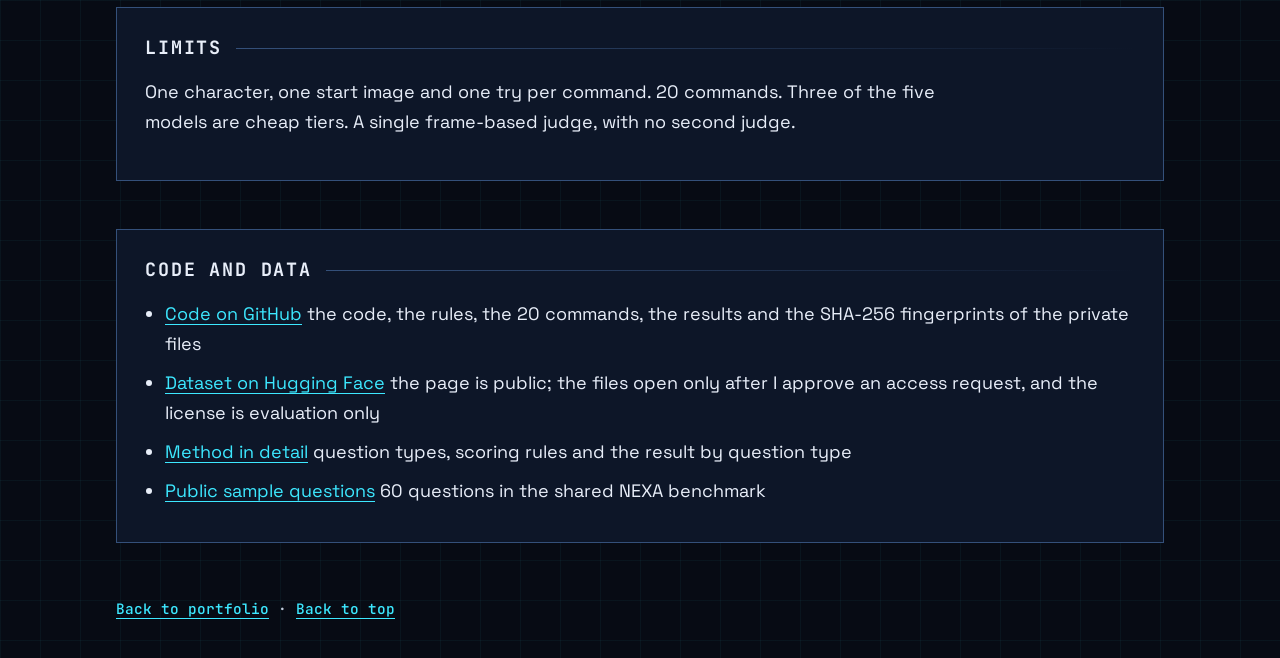
<file: character-bench.html>
<!doctype html>
<html lang="en">
<head>
  <meta charset="utf-8">
  <meta name="viewport" content="width=device-width, initial-scale=1">
  <title>Character consistency bench · Kaan Yunus Emre Akgöz</title>
  <meta name="description" content="A small benchmark that checks whether five video models do a command and keep the same character while doing it. Claude judged the frames; the human check did not pass.">
  <link rel="canonical" href="https://biontra.github.io/character-bench.html">
  <meta property="og:type" content="website">
  <meta property="og:url" content="https://biontra.github.io/character-bench.html">
  <meta property="og:title" content="Character consistency bench · Kaan Yunus Emre Akgöz">
  <meta property="og:description" content="A small benchmark that checks whether five video models do a command and keep the same character while doing it. Claude judged the frames; the human check did not pass.">
  <meta property="og:image" content="https://biontra.github.io/assets/og-image.jpg">
  <meta property="og:image:width" content="1200">
  <meta property="og:image:height" content="630">
  <meta property="og:locale" content="en_US">
  <meta property="og:locale:alternate" content="tr_TR">
  <meta name="twitter:card" content="summary_large_image">
  <meta name="color-scheme" content="dark">
  <meta name="theme-color" content="#070b14">
  <link rel="icon" href="data:image/svg+xml,%3Csvg xmlns='http://www.w3.org/2000/svg' viewBox='0 0 32 32'%3E%3Crect width='32' height='32' fill='%23070b14'/%3E%3Cpath d='M16 5l9 5v12l-9 5-9-5V10z' fill='none' stroke='%233de8ff' stroke-width='2'/%3E%3Ccircle cx='16' cy='16' r='3' fill='%23ffb340'/%3E%3C/svg%3E">
  <link rel="preconnect" href="https://fonts.googleapis.com">
  <link rel="preconnect" href="https://fonts.gstatic.com" crossorigin>
  <link rel="stylesheet" href="https://fonts.googleapis.com/css2?family=JetBrains+Mono:wght@500;700&family=Space+Grotesk:wght@400;500;700&display=swap" media="print" onload="this.media='all'">
  <noscript><link rel="stylesheet" href="https://fonts.googleapis.com/css2?family=JetBrains+Mono:wght@500;700&family=Space+Grotesk:wght@400;500;700&display=swap"></noscript>
  <link rel="stylesheet" href="style.css?v=step-v5">
  <script src="i18n.js?v=step-v5" defer></script>
</head>
<body id="top">
  <div class="sitebar">
    <div class="wrap sitebar-inner">
      <a class="wordmark" href="index.html?project=character-bench#projects" aria-label="Back to portfolio" data-i18n-aria-label="Back to portfolio"><img class="profile-avatar" src="assets/github-avatar.png" width="44" height="44" alt="Biontra GitHub profile photo" data-i18n-alt="Biontra GitHub profile photo"></a>
      <div class="quick-contact"><a class="back-link" href="index.html?project=character-bench#projects"><span data-i18n="Back to portfolio">Back to portfolio</span></a></div>
      <div class="language-switch" role="group" aria-label="Language" data-i18n-aria-label="Language"><button type="button" data-lang="tr" aria-pressed="false">TR</button><button type="button" data-lang="en" aria-pressed="true">EN</button></div>
    </div>
  </div>
  <main id="main" class="wrap mt-page">
    <header class="mt-head">
      <h1><span data-i18n="Character consistency bench">Character consistency bench</span></h1>
      <p class="section-intro"><span data-i18n="TUTAR is a small benchmark that checks whether video models can keep a character intact while making that character do something. Five models, one character (Aikyo), 20 commands.">TUTAR is a small benchmark that checks whether video models can keep a character intact while making that character do something. Five models, one character (Aikyo), 20 commands.</span></p>
      <p class="mt-warn"><span data-i18n="The human check did not pass, so the table below is not a firm ranking.">The human check did not pass, so the table below is not a firm ranking.</span></p>
    </header>

    <section class="mt-block" aria-labelledby="cb-what">
      <h2 id="cb-what"><span data-i18n="What it measures">What it measures</span></h2>
      <p><span data-i18n="It asks two questions and scores them separately: did the model do the command, and did it keep the character while doing it?">It asks two questions and scores them separately: did the model do the command, and did it keep the character while doing it?</span></p>
      <p><span data-i18n="Input: one start image and 20 commands. The commands were written in Turkish; the models got an English translation. Each model got each command once: 100 attempts, 98 clips, 2 safety refusals.">Input: one start image and 20 commands. The commands were written in Turkish; the models got an English translation. Each model got each command once: 100 attempts, 98 clips, 2 safety refusals.</span></p>
      <p class="mt-note"><span data-i18n="It does not measure general video quality, audio or speed. Price is not part of the score; the chart shows credits per kept-character answer next to the scores. The judge looks only at frames; for the two models where audio could not be turned off, it was removed afterwards.">It does not measure general video quality, audio or speed. Price is not part of the score; the chart shows credits per kept-character answer next to the scores. The judge looks only at frames; for the two models where audio could not be turned off, it was removed afterwards.</span></p>
    </section>

    <section class="mt-block" aria-labelledby="cb-how">
      <h2 id="cb-how"><span data-i18n="How it is scored">How it is scored</span></h2>
      <p><span data-i18n="The judge is Claude. Code takes 10 frames per second from each video, plus a top-half and a bottom-half crop of every frame, and the judge answers from these frames.">The judge is Claude. Code takes 10 frames per second from each video, plus a top-half and a bottom-half crop of every frame, and the judge answers from these frames.</span></p>
      <p><span data-i18n="There are 103 questions: 101 are scored and 2 only give information and do not count. 77 of the 103 were written by hand; the rest were written by AI or are unconfirmed readings. Each answer is yes, no, not visible or no judge answer.">There are 103 questions: 101 are scored and 2 only give information and do not count. 77 of the 103 were written by hand; the rest were written by AI or are unconfirmed readings. Each answer is yes, no, not visible or no judge answer.</span></p>
      <p><span data-i18n="A clip the model did not generate counts as not done in Did the command and is left out of Kept the character. I wrote this rule after the videos were made.">A clip the model did not generate counts as not done in Did the command and is left out of Kept the character. I wrote this rule after the videos were made.</span></p>
      <p class="mt-note"><span data-i18n="The questions, the answer key, the start image, the videos and the frames are private. If the questions were public, a model or provider could be tuned to their answers. In the open files, questions appear only by ID.">The questions, the answer key, the start image, the videos and the frames are private. If the questions were public, a model or provider could be tuned to their answers. In the open files, questions appear only by ID.</span></p>
    </section>

    <section class="mt-block" aria-labelledby="cb-results">
      <h2 id="cb-results"><span data-i18n="Results">Results</span></h2>
      <p><span data-i18n="Read the two columns separately. They are not added up, and there is no single ranking.">Read the two columns separately. They are not added up, and there is no single ranking.</span></p>
      <p class="swipe-note"><span data-i18n="Swipe the table sideways to see all columns.">Swipe the table sideways to see all columns.</span></p>
      <div class="table-scroll" tabindex="0" role="region" aria-label="Character bench results table" data-i18n-aria-label="Character bench results table">
        <table class="mt-table">
          <caption class="sr-only"><span data-i18n="Clips generated, did the command and kept the character per model">Clips generated, did the command and kept the character per model</span></caption>
          <thead><tr><th scope="col"><span data-i18n="Model">Model</span></th><th scope="col"><span data-i18n="Generated">Generated</span></th><th scope="col"><span data-i18n="Did the command">Did the command</span></th><th scope="col"><span data-i18n="Kept the character">Kept the character</span></th></tr></thead>
          <tbody>
<tr><th scope="row">Kling 3.0</th><td>20/20</td><td>100.0% (21/21)</td><td>84.1% (254/302)</td></tr>
<tr><th scope="row">Wan 3.0</th><td>20/20</td><td>90.9% (20/22)</td><td>92.1% (281/305)</td></tr>
<tr><th scope="row">Seedance 2.0 Mini</th><td>20/20</td><td>95.5% (21/22)</td><td>96.1% (292/304)</td></tr>
<tr><th scope="row">Grok Video 1.5 Lite</th><td>20/20</td><td>90.0% (18/20)</td><td>94.3% (248/263)</td></tr>
<tr><th scope="row">Gemini Omni Flash 1.2</th><td>18/20</td><td>86.4% (19/22)</td><td>90.9% (250/275)</td></tr>
          </tbody>
        </table>
      </div>
      <p class="mt-note"><span data-i18n="In brackets: correct answers over scored answers. The denominators differ between models because some answers do not count (not visible, no judge answer, or invalid because there was no action), and because Gemini's 2 ungenerated clips count as not done in Did the command and are left out of Kept the character. There was one try per command, so small differences between models were not tested for significance.">In brackets: correct answers over scored answers. The denominators differ between models because some answers do not count (not visible, no judge answer, or invalid because there was no action), and because Gemini's 2 ungenerated clips count as not done in Did the command and are left out of Kept the character. There was one try per command, so small differences between models were not tested for significance.</span></p>
      <p class="mt-note"><span data-i18n="Read Seedance 2.0 Mini's Kept the character score with one note: its first frame is not identical to the start image, mostly in the face, hair and clothing. The judge uses each clip's first frame as the reference, so a change already in that frame is not penalised in Kept the character.">Read Seedance 2.0 Mini's Kept the character score with one note: its first frame is not identical to the start image, mostly in the face, hair and clothing. The judge uses each clip's first frame as the reference, so a change already in that frame is not penalised in Kept the character.</span></p>
      <h3><span data-i18n="Chart">Chart</span></h3>
      <div class="cb-charts">
        <figure><img src="assets/character-bench/chart_did_kept.svg" width="480" height="390" loading="lazy" alt="Dot plot, axis from 75 to 100 percent. Seedance 2.0 Mini 95.5 did and 96.1 kept; Grok Video 1.5 Lite 90.0 and 94.3; Wan 3.0 90.9 and 92.1; Gemini Omni Flash 1.2 86.4 and 90.9; Kling 3.0 100.0 did and 84.1 kept." data-i18n-alt="Dot plot, axis from 75 to 100 percent. Seedance 2.0 Mini 95.5 did and 96.1 kept; Grok Video 1.5 Lite 90.0 and 94.3; Wan 3.0 90.9 and 92.1; Gemini Omni Flash 1.2 86.4 and 90.9; Kling 3.0 100.0 did and 84.1 kept."></figure>
        <figure><img src="assets/character-bench/chart_cost.svg" width="480" height="256" loading="lazy" alt="Bar chart of Higgsfield credits per correct kept-the-character answer: Seedance 2.0 Mini 0.34, Grok Video 1.5 Lite 0.40, Wan 3.0 0.53, Kling 3.0 0.59, Gemini Omni Flash 1.2 0.81." data-i18n-alt="Bar chart of Higgsfield credits per correct kept-the-character answer: Seedance 2.0 Mini 0.34, Grok Video 1.5 Lite 0.40, Wan 3.0 0.53, Kling 3.0 0.59, Gemini Omni Flash 1.2 0.81."></figure>
      </div>
      <p class="mt-note"><span data-i18n="Chart labels are in English. Cost is in Higgsfield credits, not converted to USD, and is not part of the score.">Chart labels are in English. Cost is in Higgsfield credits, not converted to USD, and is not part of the score.</span></p>
    </section>

    <section class="mt-block" aria-labelledby="cb-findings">
      <h2 id="cb-findings"><span data-i18n="Findings">Findings</span></h2>
      <ul class="mt-links">
        <li><span data-i18n="Doing the command and keeping the character are different skills. Kling 3.0 did every command (100%) and kept the character least (84.1%).">Doing the command and keeping the character are different skills. Kling 3.0 did every command (100%) and kept the character least (84.1%).</span></li>
        <li><span data-i18n="Seedance 2.0 Mini kept the character best (96.1%) and was the cheapest per correct character answer (0.34 credits). Gemini Omni Flash 1.2 was the most expensive (0.81).">Seedance 2.0 Mini kept the character best (96.1%) and was the cheapest per correct character answer (0.34 credits). Gemini Omni Flash 1.2 was the most expensive (0.81).</span></li>
        <li><span data-i18n="Questions written for one specific command were the hardest for every model: all five score lower on them than on the questions asked for every clip.">Questions written for one specific command were the hardest for every model: all five score lower on them than on the questions asked for every clip.</span></li>
        <li><span data-i18n="Gemini Omni Flash 1.2 refused 2 of the 20 commands (safety filter). A refused command counts as not done.">Gemini Omni Flash 1.2 refused 2 of the 20 commands (safety filter). A refused command counts as not done.</span></li>
        <li><span data-i18n="The judge is not good enough to rank close models: it agreed with my hand scores on 80.2% of answers, and I had set 85% in advance.">The judge is not good enough to rank close models: it agreed with my hand scores on 80.2% of answers, and I had set 85% in advance.</span></li>
      </ul>
    </section>

    <section class="mt-block" aria-labelledby="cb-examples">
      <h2 id="cb-examples"><span data-i18n="Example questions">Example questions</span></h2>
      <p><span data-i18n="The benchmark questions are private. I wrote 60 more questions of the same kind for the shared NEXA benchmark; those are public and are not part of the private set. Two of the ones I wrote by hand:">The benchmark questions are private. I wrote 60 more questions of the same kind for the shared NEXA benchmark; those are public and are not part of the private set. Two of the ones I wrote by hand:</span></p>
      <ul class="mt-links">
        <li><span data-i18n="A man with curly hair and a red sweater stands in a kitchen. Command: he opens the fridge, takes a tomato and bites it. The video must get right: he takes one tomato; juice runs from where he bit; the inside of the tomato is not broken.">A man with curly hair and a red sweater stands in a kitchen. Command: he opens the fridge, takes a tomato and bites it. The video must get right: he takes one tomato; juice runs from where he bit; the inside of the tomato is not broken.</span></li>
        <li><span data-i18n="Same man, same kitchen. Command: he cracks an egg into the pan. The video must get right: the egg white sets in a believable shape; the shell breaks properly; the egg flows properly.">Same man, same kitchen. Command: he cracks an egg into the pan. The video must get right: the egg white sets in a believable shape; the shell breaks properly; the egg flows properly.</span></li>
      </ul>
      <p><a href="https://github.com/nexa-lab-ai/nexa-bench/blob/main/sorular/Biontra.csv" rel="noopener"><span data-i18n="All 60 public questions">All 60 public questions</span></a> <span data-i18n="10 written by hand, 50 synthetic">10 written by hand, 50 synthetic</span></p>
    </section>

    <section class="mt-block" aria-labelledby="cb-human">
      <h2 id="cb-human"><span data-i18n="Human check: did not pass">Human check: did not pass</span></h2>
      <div class="cb-charts"><figure><img src="assets/character-bench/chart_agreement.svg" width="480" height="143" loading="lazy" alt="Bar: human and judge agreement 80.2 percent, with a marker at the 85 percent threshold." data-i18n-alt="Bar: human and judge agreement 80.2 percent, with a marker at the 85 percent threshold."></figure></div>
      <p><span data-i18n="I scored 20 clips by hand, chosen by code with a fixed seed, without seeing the judge's answers. Human and judge agreed on 80.2% of answers (275/343). The threshold I wrote down in advance was 85%, so the check did not pass.">I scored 20 clips by hand, chosen by code with a fixed seed, without seeing the judge's answers. Human and judge agreed on 80.2% of answers (275/343). The threshold I wrote down in advance was 85%, so the check did not pass.</span></p>
      <p><span data-i18n="Most of the gap comes from 39 answers the judge never gave in these 20 clips (2 of the 20 got no judge answers at all); each of them counts as a disagreement. Where the judge did answer, agreement is 90.5% (275/304). That is not the number I committed to, so it does not replace 80.2%.">Most of the gap comes from 39 answers the judge never gave in these 20 clips (2 of the 20 got no judge answers at all); each of them counts as a disagreement. Where the judge did answer, agreement is 90.5% (275/304). That is not the number I committed to, so it does not replace 80.2%.</span></p>
      <p><span data-i18n="So the table above is one judge's reading that matches a human 80.2% of the time. It is not a firm ranking.">So the table above is one judge's reading that matches a human 80.2% of the time. It is not a firm ranking.</span></p>
      <p class="mt-note"><span data-i18n="Before scoring I had watched about 60 to 70 of the 98 videos, so my answers may have used things the frames do not show, such as motion or sound. The judge saw only frames.">Before scoring I had watched about 60 to 70 of the 98 videos, so my answers may have used things the frames do not show, such as motion or sound. The judge saw only frames.</span></p>
    </section>

    <section class="mt-block" aria-labelledby="cb-local">
      <h2 id="cb-local"><span data-i18n="Side test: local models as the judge">Side test: local models as the judge</span></h2>
      <p><span data-i18n="I also asked six open-source vision models on my laptop to answer 10 of the check questions. None beat a coin flip: the best got 5 of 10, and the Claude judge got 8 of 10 on the same questions. The local models saw 3 frames per clip, the judge saw about 50, so this is not an equal comparison.">I also asked six open-source vision models on my laptop to answer 10 of the check questions. None beat a coin flip: the best got 5 of 10, and the Claude judge got 8 of 10 on the same questions. The local models saw 3 frames per clip, the judge saw about 50, so this is not an equal comparison.</span></p>
      <div class="cb-charts"><figure><img src="assets/character-bench/chart_local_judges.svg" width="480" height="326" loading="lazy" alt="Bar chart of correct answers out of 10: Claude Sonnet 8, llava 5, qwen2.5vl 5, gemma3 3, granite3.2-vision 0, moondream 0, llava-phi3 0. A dashed line marks 5, a coin flip." data-i18n-alt="Bar chart of correct answers out of 10: Claude Sonnet 8, llava 5, qwen2.5vl 5, gemma3 3, granite3.2-vision 0, moondream 0, llava-phi3 0. A dashed line marks 5, a coin flip."></figure></div>
    </section>

    <section class="mt-block" aria-labelledby="cb-limits">
      <h2 id="cb-limits"><span data-i18n="Limits">Limits</span></h2>
      <p><span data-i18n="One character, one start image and one try per command. 20 commands. Three of the five models are cheap tiers. A single frame-based judge, with no second judge.">One character, one start image and one try per command. 20 commands. Three of the five models are cheap tiers. A single frame-based judge, with no second judge.</span></p>
    </section>

    <section class="mt-block" aria-labelledby="cb-links">
      <h2 id="cb-links"><span data-i18n="Code and data">Code and data</span></h2>
      <ul class="mt-links">
        <li><a href="https://github.com/Biontra/character-consistency-bench" rel="noopener"><span data-i18n="Code on GitHub">Code on GitHub</span></a> <span data-i18n="the code, the rules, the 20 commands, the results and the SHA-256 fingerprints of the private files">the code, the rules, the 20 commands, the results and the SHA-256 fingerprints of the private files</span></li>
        <li><a href="https://huggingface.co/datasets/Biontra/character-consistency-bench" rel="noopener"><span data-i18n="Dataset on Hugging Face">Dataset on Hugging Face</span></a> <span data-i18n="the page is public; the files open only after I approve an access request, and the license is evaluation only">the page is public; the files open only after I approve an access request, and the license is evaluation only</span></li>
        <li><a href="https://github.com/Biontra/character-consistency-bench/blob/main/docs/DETAILS.md" rel="noopener"><span data-i18n="Method in detail">Method in detail</span></a> <span data-i18n="question types, scoring rules and the result by question type">question types, scoring rules and the result by question type</span></li>
        <li><a href="https://github.com/nexa-lab-ai/nexa-bench/blob/main/sorular/Biontra.csv" rel="noopener"><span data-i18n="Public sample questions">Public sample questions</span></a> <span data-i18n="60 questions in the shared NEXA benchmark">60 questions in the shared NEXA benchmark</span></li>
      </ul>
    </section>
  </main>
  <footer class="wrap mt-foot"><a href="index.html?project=character-bench#projects"><span data-i18n="Back to portfolio">Back to portfolio</span></a> · <a href="#top"><span data-i18n="Back to top">Back to top</span></a></footer>
</body>
</html>
</file>
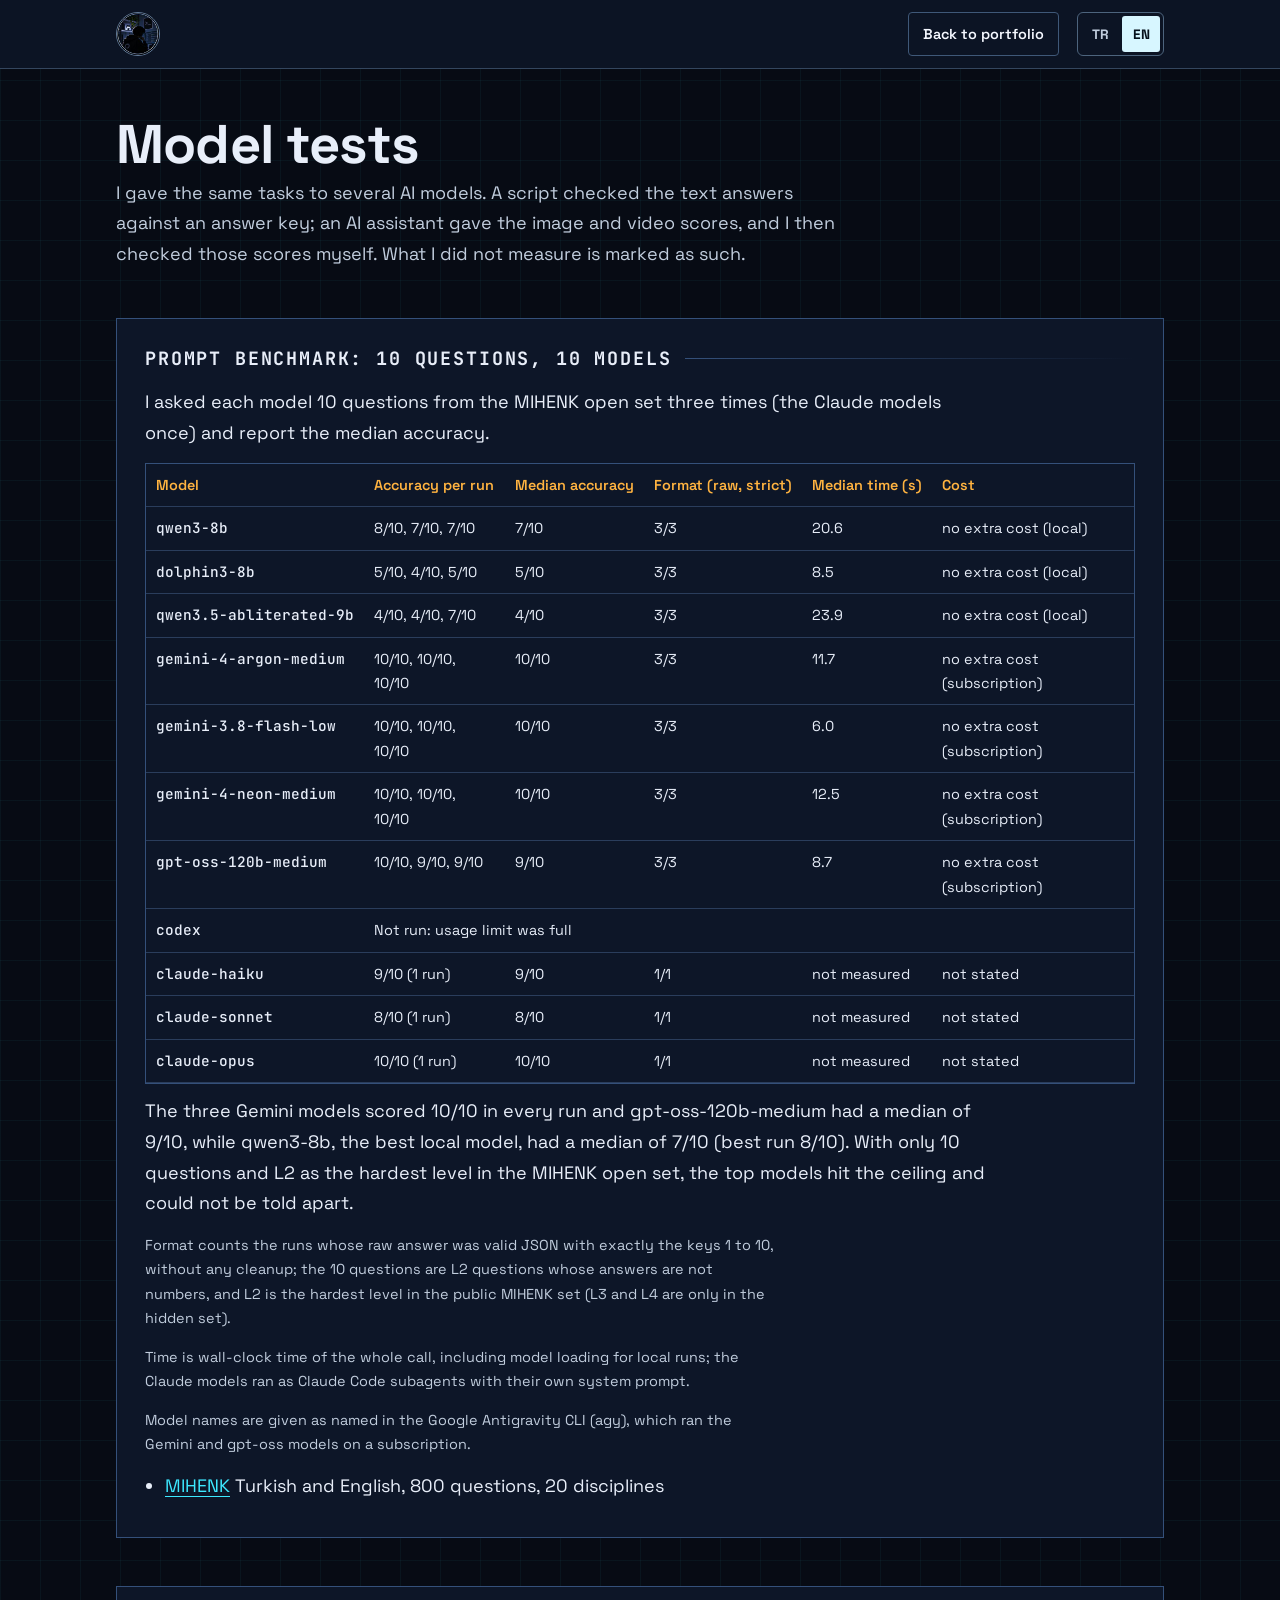
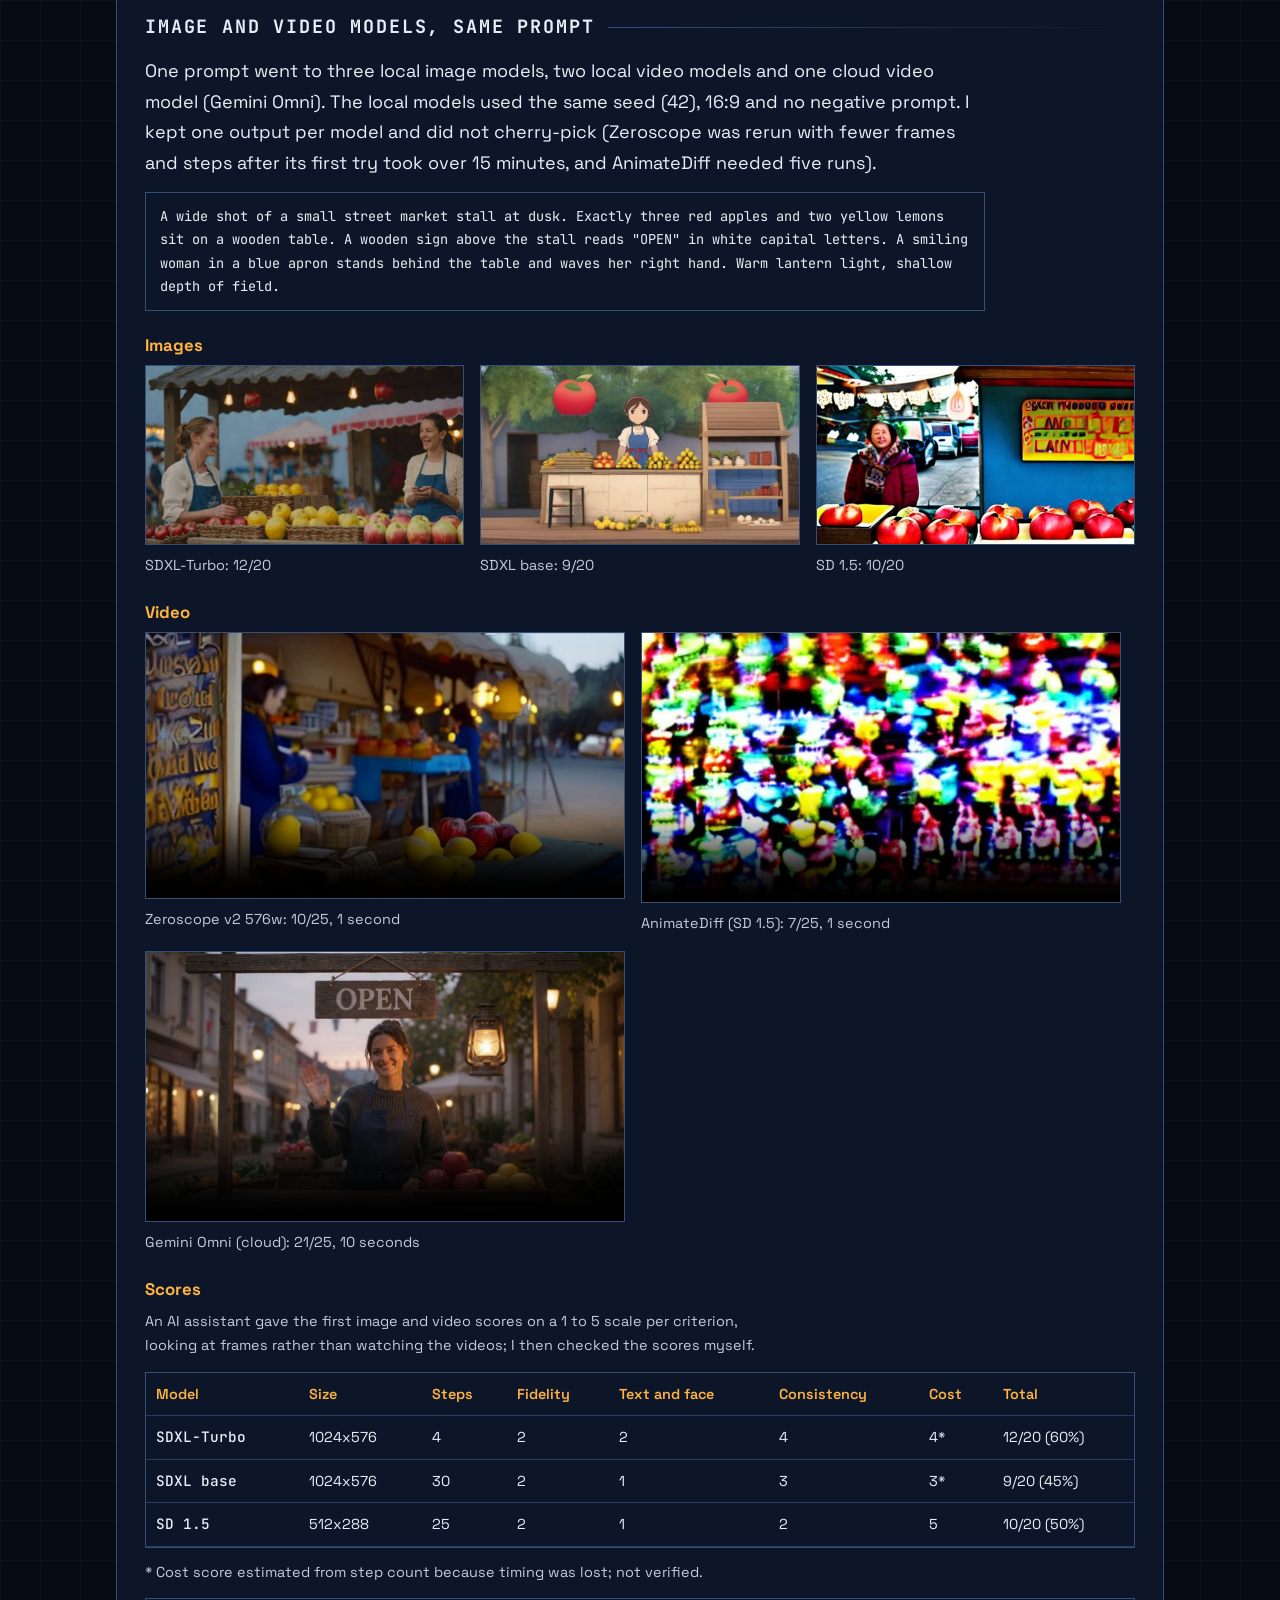
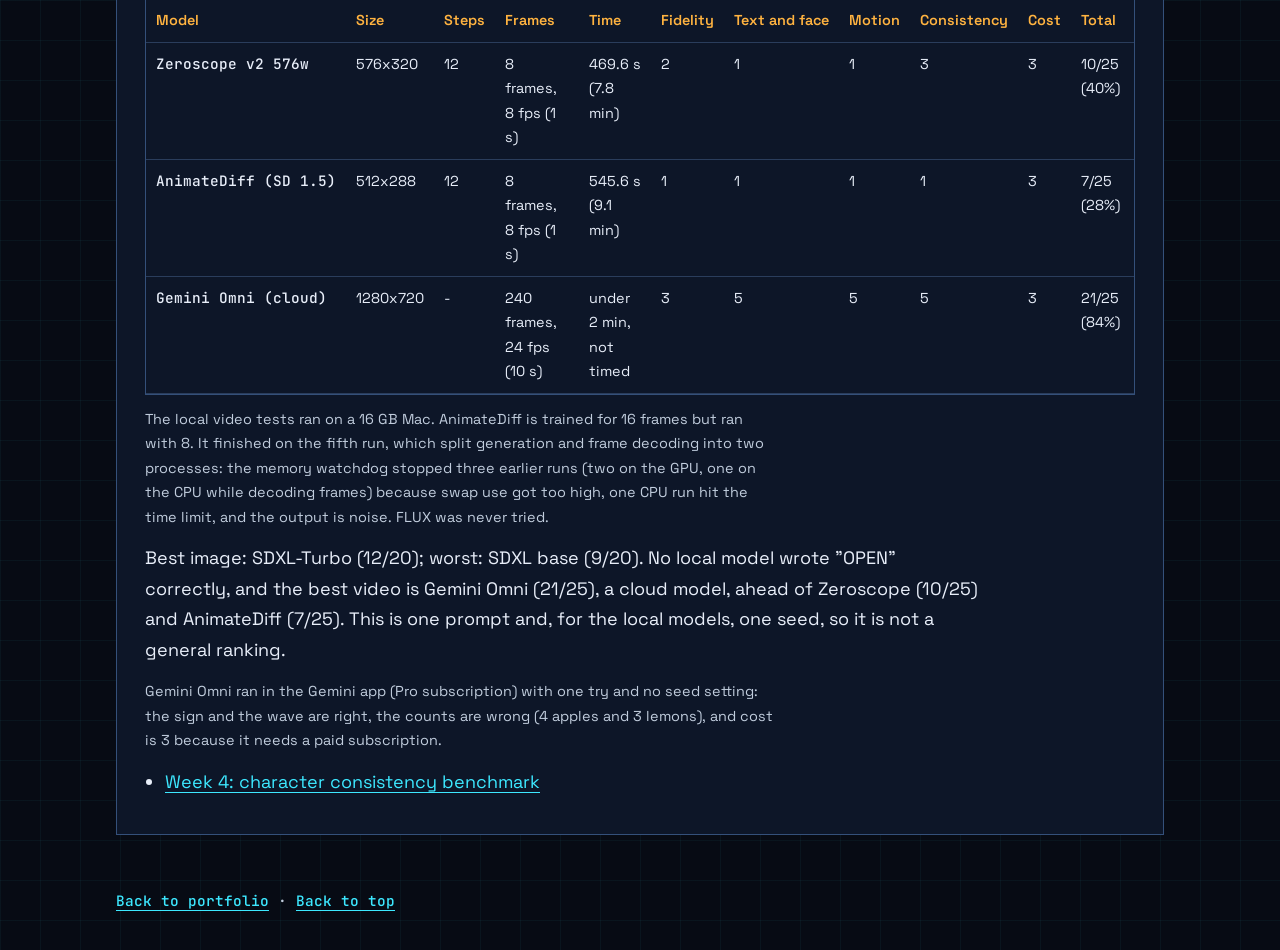
<file: model-tests.html>
<!doctype html>
<html lang="en">
<head>
  <meta charset="utf-8">
  <meta name="viewport" content="width=device-width, initial-scale=1">
  <title>Model tests · Kaan Yunus Emre Akgöz</title>
  <meta name="description" content="The same tasks given to several AI models: a 10-question text benchmark checked by a script, plus image and video outputs scored by an AI assistant and checked by me.">
  <link rel="canonical" href="https://biontra.github.io/model-tests.html">
  <meta property="og:type" content="website">
  <meta property="og:url" content="https://biontra.github.io/model-tests.html">
  <meta property="og:title" content="Model tests · Kaan Yunus Emre Akgöz">
  <meta property="og:description" content="The same tasks given to several AI models: a 10-question text benchmark checked by a script, plus image and video outputs scored by an AI assistant and checked by me.">
  <meta property="og:image" content="https://biontra.github.io/assets/og-image.jpg">
  <meta property="og:image:width" content="1200">
  <meta property="og:image:height" content="630">
  <meta property="og:locale" content="en_US">
  <meta property="og:locale:alternate" content="tr_TR">
  <meta name="twitter:card" content="summary_large_image">
  <meta name="color-scheme" content="dark">
  <meta name="theme-color" content="#070b14">
  <link rel="icon" href="data:image/svg+xml,%3Csvg xmlns='http://www.w3.org/2000/svg' viewBox='0 0 32 32'%3E%3Crect width='32' height='32' fill='%23070b14'/%3E%3Cpath d='M16 5l9 5v12l-9 5-9-5V10z' fill='none' stroke='%233de8ff' stroke-width='2'/%3E%3Ccircle cx='16' cy='16' r='3' fill='%23ffb340'/%3E%3C/svg%3E">
  <link rel="preconnect" href="https://fonts.googleapis.com">
  <link rel="preconnect" href="https://fonts.gstatic.com" crossorigin>
  <link rel="stylesheet" href="https://fonts.googleapis.com/css2?family=JetBrains+Mono:wght@500;700&family=Space+Grotesk:wght@400;500;700&display=swap" media="print" onload="this.media='all'">
  <noscript><link rel="stylesheet" href="https://fonts.googleapis.com/css2?family=JetBrains+Mono:wght@500;700&family=Space+Grotesk:wght@400;500;700&display=swap"></noscript>
  <link rel="stylesheet" href="style.css?v=step-v5">
  <script src="i18n.js?v=step-v5" defer></script>
</head>
<body id="top">
  <div class="sitebar">
    <div class="wrap sitebar-inner">
      <a class="wordmark" href="index.html?project=model-tests#projects" aria-label="Back to portfolio" data-i18n-aria-label="Back to portfolio"><img class="profile-avatar" src="assets/github-avatar.png" width="44" height="44" alt="Biontra GitHub profile photo" data-i18n-alt="Biontra GitHub profile photo"></a>
      <div class="quick-contact"><a class="back-link" href="index.html?project=model-tests#projects"><span data-i18n="Back to portfolio">Back to portfolio</span></a></div>
      <div class="language-switch" role="group" aria-label="Language" data-i18n-aria-label="Language"><button type="button" data-lang="tr" aria-pressed="false">TR</button><button type="button" data-lang="en" aria-pressed="true">EN</button></div>
    </div>
  </div>
  <main id="main" class="wrap mt-page">
    <header class="mt-head">
      <h1><span data-i18n="Model tests">Model tests</span></h1>
      <p class="section-intro"><span data-i18n="I gave the same tasks to several AI models. A script checked the text answers against an answer key; an AI assistant gave the image and video scores, and I then checked those scores myself. What I did not measure is marked as such.">I gave the same tasks to several AI models. A script checked the text answers against an answer key; an AI assistant gave the image and video scores, and I then checked those scores myself. What I did not measure is marked as such.</span></p>
    </header>

    <section class="mt-block" aria-labelledby="mt-bench">
      <h2 id="mt-bench"><span data-i18n="Prompt benchmark: 10 questions, 10 models">Prompt benchmark: 10 questions, 10 models</span></h2>
      <p><span data-i18n="I asked each model 10 questions from the MIHENK open set three times (the Claude models once) and report the median accuracy.">I asked each model 10 questions from the MIHENK open set three times (the Claude models once) and report the median accuracy.</span></p>
      <p class="swipe-note"><span data-i18n="Swipe the table sideways to see all columns.">Swipe the table sideways to see all columns.</span></p>
      <div class="table-scroll" tabindex="0" role="region" aria-label="Benchmark results table" data-i18n-aria-label="Benchmark results table">
        <table class="mt-table">
          <caption class="sr-only"><span data-i18n="Accuracy, format, time and cost per model">Accuracy, format, time and cost per model</span></caption>
          <thead><tr><th scope="col"><span data-i18n="Model">Model</span></th><th scope="col"><span data-i18n="Accuracy per run">Accuracy per run</span></th><th scope="col"><span data-i18n="Median accuracy">Median accuracy</span></th><th scope="col"><span data-i18n="Format (raw, strict)">Format (raw, strict)</span></th><th scope="col"><span data-i18n="Median time (s)">Median time (s)</span></th><th scope="col"><span data-i18n="Cost">Cost</span></th></tr></thead>
          <tbody>
<tr><th scope="row">qwen3-8b</th><td>8/10, 7/10, 7/10</td><td>7/10</td><td>3/3</td><td>20.6</td><td><span data-i18n="no extra cost (local)">no extra cost (local)</span></td></tr>
<tr><th scope="row">dolphin3-8b</th><td>5/10, 4/10, 5/10</td><td>5/10</td><td>3/3</td><td>8.5</td><td><span data-i18n="no extra cost (local)">no extra cost (local)</span></td></tr>
<tr><th scope="row">qwen3.5-abliterated-9b</th><td>4/10, 4/10, 7/10</td><td>4/10</td><td>3/3</td><td>23.9</td><td><span data-i18n="no extra cost (local)">no extra cost (local)</span></td></tr>
<tr><th scope="row">gemini-4-argon-medium</th><td>10/10, 10/10, 10/10</td><td>10/10</td><td>3/3</td><td>11.7</td><td><span data-i18n="no extra cost (subscription)">no extra cost (subscription)</span></td></tr>
<tr><th scope="row">gemini-3.8-flash-low</th><td>10/10, 10/10, 10/10</td><td>10/10</td><td>3/3</td><td>6.0</td><td><span data-i18n="no extra cost (subscription)">no extra cost (subscription)</span></td></tr>
<tr><th scope="row">gemini-4-neon-medium</th><td>10/10, 10/10, 10/10</td><td>10/10</td><td>3/3</td><td>12.5</td><td><span data-i18n="no extra cost (subscription)">no extra cost (subscription)</span></td></tr>
<tr><th scope="row">gpt-oss-120b-medium</th><td>10/10, 9/10, 9/10</td><td>9/10</td><td>3/3</td><td>8.7</td><td><span data-i18n="no extra cost (subscription)">no extra cost (subscription)</span></td></tr>
<tr><th scope="row">codex</th><td colspan="5"><span data-i18n="Not run: usage limit was full">Not run: usage limit was full</span></td></tr>
<tr><th scope="row">claude-haiku</th><td><span data-i18n="9/10 (1 run)">9/10 (1 run)</span></td><td>9/10</td><td>1/1</td><td><span data-i18n="not measured">not measured</span></td><td><span data-i18n="not stated">not stated</span></td></tr>
<tr><th scope="row">claude-sonnet</th><td><span data-i18n="8/10 (1 run)">8/10 (1 run)</span></td><td>8/10</td><td>1/1</td><td><span data-i18n="not measured">not measured</span></td><td><span data-i18n="not stated">not stated</span></td></tr>
<tr><th scope="row">claude-opus</th><td><span data-i18n="10/10 (1 run)">10/10 (1 run)</span></td><td>10/10</td><td>1/1</td><td><span data-i18n="not measured">not measured</span></td><td><span data-i18n="not stated">not stated</span></td></tr>
          </tbody>
        </table>
      </div>
      <p><span data-i18n="The three Gemini models scored 10/10 in every run and gpt-oss-120b-medium had a median of 9/10, while qwen3-8b, the best local model, had a median of 7/10 (best run 8/10). With only 10 questions and L2 as the hardest level in the MIHENK open set, the top models hit the ceiling and could not be told apart.">The three Gemini models scored 10/10 in every run and gpt-oss-120b-medium had a median of 9/10, while qwen3-8b, the best local model, had a median of 7/10 (best run 8/10). With only 10 questions and L2 as the hardest level in the MIHENK open set, the top models hit the ceiling and could not be told apart.</span></p>
      <p class="mt-note"><span data-i18n="Format counts the runs whose raw answer was valid JSON with exactly the keys 1 to 10, without any cleanup; the 10 questions are L2 questions whose answers are not numbers, and L2 is the hardest level in the public MIHENK set (L3 and L4 are only in the hidden set).">Format counts the runs whose raw answer was valid JSON with exactly the keys 1 to 10, without any cleanup; the 10 questions are L2 questions whose answers are not numbers, and L2 is the hardest level in the public MIHENK set (L3 and L4 are only in the hidden set).</span></p>
      <p class="mt-note"><span data-i18n="Time is wall-clock time of the whole call, including model loading for local runs; the Claude models ran as Claude Code subagents with their own system prompt.">Time is wall-clock time of the whole call, including model loading for local runs; the Claude models ran as Claude Code subagents with their own system prompt.</span></p>
      <p class="mt-note"><span data-i18n="Model names are given as named in the Google Antigravity CLI (agy), which ran the Gemini and gpt-oss models on a subscription.">Model names are given as named in the Google Antigravity CLI (agy), which ran the Gemini and gpt-oss models on a subscription.</span></p>
      <ul class="mt-links">
        <li><a href="https://github.com/gorkemergune/mihenk-benchmark" rel="noopener">MIHENK</a> <span data-i18n="Turkish and English, 800 questions, 20 disciplines">Turkish and English, 800 questions, 20 disciplines</span></li>
      </ul>
    </section>

    <section class="mt-block" aria-labelledby="mt-media">
      <h2 id="mt-media"><span data-i18n="Image and video models, same prompt">Image and video models, same prompt</span></h2>
      <p><span data-i18n="One prompt went to three local image models, two local video models and one cloud video model (Gemini Omni). The local models used the same seed (42), 16:9 and no negative prompt. I kept one output per model and did not cherry-pick (Zeroscope was rerun with fewer frames and steps after its first try took over 15 minutes, and AnimateDiff needed five runs).">One prompt went to three local image models, two local video models and one cloud video model (Gemini Omni). The local models used the same seed (42), 16:9 and no negative prompt. I kept one output per model and did not cherry-pick (Zeroscope was rerun with fewer frames and steps after its first try took over 15 minutes, and AnimateDiff needed five runs).</span></p>
      <p class="mt-prompt"><code lang="en">A wide shot of a small street market stall at dusk. Exactly three red apples and two yellow lemons sit on a wooden table. A wooden sign above the stall reads "OPEN" in white capital letters. A smiling woman in a blue apron stands behind the table and waves her right hand. Warm lantern light, shallow depth of field.</code></p>
      <h3><span data-i18n="Images">Images</span></h3>
      <div class="mt-shots">
        <figure><img src="assets/model-tests/foto-sdxl-turbo.jpg" srcset="assets/model-tests/foto-sdxl-turbo-720.jpg 720w, assets/model-tests/foto-sdxl-turbo.jpg 1024w" sizes="(max-width: 601px) calc(100vw - 66px), (max-width: 699px) calc((100vw - 82px) / 2), (max-width: 901px) calc((100vw - 106px) / 2), (max-width: 1099px) calc((100vw - 122px) / 3), 320px" width="1024" height="576" loading="lazy" alt="SDXL-Turbo output for the market stall prompt" data-i18n-alt="SDXL-Turbo output for the market stall prompt"><figcaption>SDXL-Turbo: 12/20</figcaption></figure>
        <figure><img src="assets/model-tests/foto-sdxl-base.jpg" srcset="assets/model-tests/foto-sdxl-base-720.jpg 720w, assets/model-tests/foto-sdxl-base.jpg 1024w" sizes="(max-width: 601px) calc(100vw - 66px), (max-width: 699px) calc((100vw - 82px) / 2), (max-width: 901px) calc((100vw - 106px) / 2), (max-width: 1099px) calc((100vw - 122px) / 3), 320px" width="1024" height="576" loading="lazy" alt="SDXL base output for the market stall prompt" data-i18n-alt="SDXL base output for the market stall prompt"><figcaption>SDXL base: 9/20</figcaption></figure>
        <figure><img src="assets/model-tests/foto-sd15.jpg?v=native" width="512" height="288" loading="lazy" alt="SD 1.5 output for the market stall prompt" data-i18n-alt="SD 1.5 output for the market stall prompt"><figcaption>SD 1.5: 10/20</figcaption></figure>
      </div>
      <h3><span data-i18n="Video">Video</span></h3>
      <div class="mt-shots mt-videos">
        <figure><video controls muted playsinline preload="none" poster="assets/model-tests/video-zeroscope-poster.jpg" width="648" height="360" src="assets/model-tests/video-zeroscope.mp4"></video><figcaption>Zeroscope v2 576w: 10/25, <span data-i18n="1 second">1 second</span></figcaption></figure>
        <figure><video controls muted playsinline preload="none" poster="assets/model-tests/video-animatediff-poster.jpg" width="640" height="360" src="assets/model-tests/video-animatediff.mp4"></video><figcaption>AnimateDiff (SD 1.5): 7/25, <span data-i18n="1 second">1 second</span></figcaption></figure>
        <figure><video controls muted playsinline preload="none" poster="assets/model-tests/video-gemini-omni-poster.jpg" width="640" height="360" src="assets/model-tests/video-gemini-omni.mp4"></video><figcaption>Gemini Omni (<span data-i18n="cloud">cloud</span>): 21/25, <span data-i18n="10 seconds">10 seconds</span></figcaption></figure>
      </div>
      <h3><span data-i18n="Scores">Scores</span></h3>
      <p class="mt-note"><span data-i18n="An AI assistant gave the first image and video scores on a 1 to 5 scale per criterion, looking at frames rather than watching the videos; I then checked the scores myself.">An AI assistant gave the first image and video scores on a 1 to 5 scale per criterion, looking at frames rather than watching the videos; I then checked the scores myself.</span></p>
      <p class="swipe-note"><span data-i18n="Swipe the table sideways to see all columns.">Swipe the table sideways to see all columns.</span></p>
      <div class="table-scroll" tabindex="0" role="region" aria-label="Image model scores table" data-i18n-aria-label="Image model scores table">
        <table class="mt-table"><thead><tr><th scope="col"><span data-i18n="Model">Model</span></th><th scope="col"><span data-i18n="Size">Size</span></th><th scope="col"><span data-i18n="Steps">Steps</span></th><th scope="col"><span data-i18n="Fidelity">Fidelity</span></th><th scope="col"><span data-i18n="Text and face">Text and face</span></th><th scope="col"><span data-i18n="Consistency">Consistency</span></th><th scope="col"><span data-i18n="Cost">Cost</span></th><th scope="col"><span data-i18n="Total">Total</span></th></tr></thead><tbody>
<tr><th scope="row">SDXL-Turbo</th><td>1024x576</td><td>4</td><td>2</td><td>2</td><td>4</td><td>4*</td><td>12/20 (60%)</td></tr>
<tr><th scope="row">SDXL base</th><td>1024x576</td><td>30</td><td>2</td><td>1</td><td>3</td><td>3*</td><td>9/20 (45%)</td></tr>
<tr><th scope="row">SD 1.5</th><td>512x288</td><td>25</td><td>2</td><td>1</td><td>2</td><td>5</td><td>10/20 (50%)</td></tr>
        </tbody></table>
      </div>
      <p class="mt-note"><span data-i18n="* Cost score estimated from step count because timing was lost; not verified.">* Cost score estimated from step count because timing was lost; not verified.</span></p>
      <p class="swipe-note"><span data-i18n="Swipe the table sideways to see all columns.">Swipe the table sideways to see all columns.</span></p>
      <div class="table-scroll" tabindex="0" role="region" aria-label="Video model scores table" data-i18n-aria-label="Video model scores table">
        <table class="mt-table"><thead><tr><th scope="col"><span data-i18n="Model">Model</span></th><th scope="col"><span data-i18n="Size">Size</span></th><th scope="col"><span data-i18n="Steps">Steps</span></th><th scope="col"><span data-i18n="Frames">Frames</span></th><th scope="col"><span data-i18n="Time">Time</span></th><th scope="col"><span data-i18n="Fidelity">Fidelity</span></th><th scope="col"><span data-i18n="Text and face">Text and face</span></th><th scope="col"><span data-i18n="Motion">Motion</span></th><th scope="col"><span data-i18n="Consistency">Consistency</span></th><th scope="col"><span data-i18n="Cost">Cost</span></th><th scope="col"><span data-i18n="Total">Total</span></th></tr></thead><tbody>
<tr><th scope="row">Zeroscope v2 576w</th><td>576x320</td><td>12</td><td><span data-i18n="8 frames, 8 fps (1 s)">8 frames, 8 fps (1 s)</span></td><td><span data-i18n="469.6 s (7.8 min)">469.6 s (7.8 min)</span></td><td>2</td><td>1</td><td>1</td><td>3</td><td>3</td><td>10/25 (40%)</td></tr>
<tr><th scope="row">AnimateDiff (SD 1.5)</th><td>512x288</td><td>12</td><td><span data-i18n="8 frames, 8 fps (1 s)">8 frames, 8 fps (1 s)</span></td><td><span data-i18n="545.6 s (9.1 min)">545.6 s (9.1 min)</span></td><td>1</td><td>1</td><td>1</td><td>1</td><td>3</td><td>7/25 (28%)</td></tr>
<tr><th scope="row">Gemini Omni (<span data-i18n="cloud">cloud</span>)</th><td>1280x720</td><td>-</td><td><span data-i18n="240 frames, 24 fps (10 s)">240 frames, 24 fps (10 s)</span></td><td><span data-i18n="under 2 min, not timed">under 2 min, not timed</span></td><td>3</td><td>5</td><td>5</td><td>5</td><td>3</td><td>21/25 (84%)</td></tr>
        </tbody></table>
      </div>
      <p class="mt-note"><span data-i18n="The local video tests ran on a 16 GB Mac. AnimateDiff is trained for 16 frames but ran with 8. It finished on the fifth run, which split generation and frame decoding into two processes: the memory watchdog stopped three earlier runs (two on the GPU, one on the CPU while decoding frames) because swap use got too high, one CPU run hit the time limit, and the output is noise. FLUX was never tried.">The local video tests ran on a 16 GB Mac. AnimateDiff is trained for 16 frames but ran with 8. It finished on the fifth run, which split generation and frame decoding into two processes: the memory watchdog stopped three earlier runs (two on the GPU, one on the CPU while decoding frames) because swap use got too high, one CPU run hit the time limit, and the output is noise. FLUX was never tried.</span></p>
      <p><span data-i18n="Best image: SDXL-Turbo (12/20); worst: SDXL base (9/20). No local model wrote &quot;OPEN&quot; correctly, and the best video is Gemini Omni (21/25), a cloud model, ahead of Zeroscope (10/25) and AnimateDiff (7/25). This is one prompt and, for the local models, one seed, so it is not a general ranking.">Best image: SDXL-Turbo (12/20); worst: SDXL base (9/20). No local model wrote "OPEN" correctly, and the best video is Gemini Omni (21/25), a cloud model, ahead of Zeroscope (10/25) and AnimateDiff (7/25). This is one prompt and, for the local models, one seed, so it is not a general ranking.</span></p>
      <p class="mt-note"><span data-i18n="Gemini Omni ran in the Gemini app (Pro subscription) with one try and no seed setting: the sign and the wave are right, the counts are wrong (4 apples and 3 lemons), and cost is 3 because it needs a paid subscription.">Gemini Omni ran in the Gemini app (Pro subscription) with one try and no seed setting: the sign and the wave are right, the counts are wrong (4 apples and 3 lemons), and cost is 3 because it needs a paid subscription.</span></p>
      <ul class="mt-links">
        <li><a href="character-bench.html"><span data-i18n="Week 4: character consistency benchmark">Week 4: character consistency benchmark</span></a></li>
      </ul>
    </section>
  </main>
  <footer class="wrap mt-foot"><a href="index.html?project=model-tests#projects"><span data-i18n="Back to portfolio">Back to portfolio</span></a> · <a href="#top"><span data-i18n="Back to top">Back to top</span></a></footer>
</body>
</html>
</file>
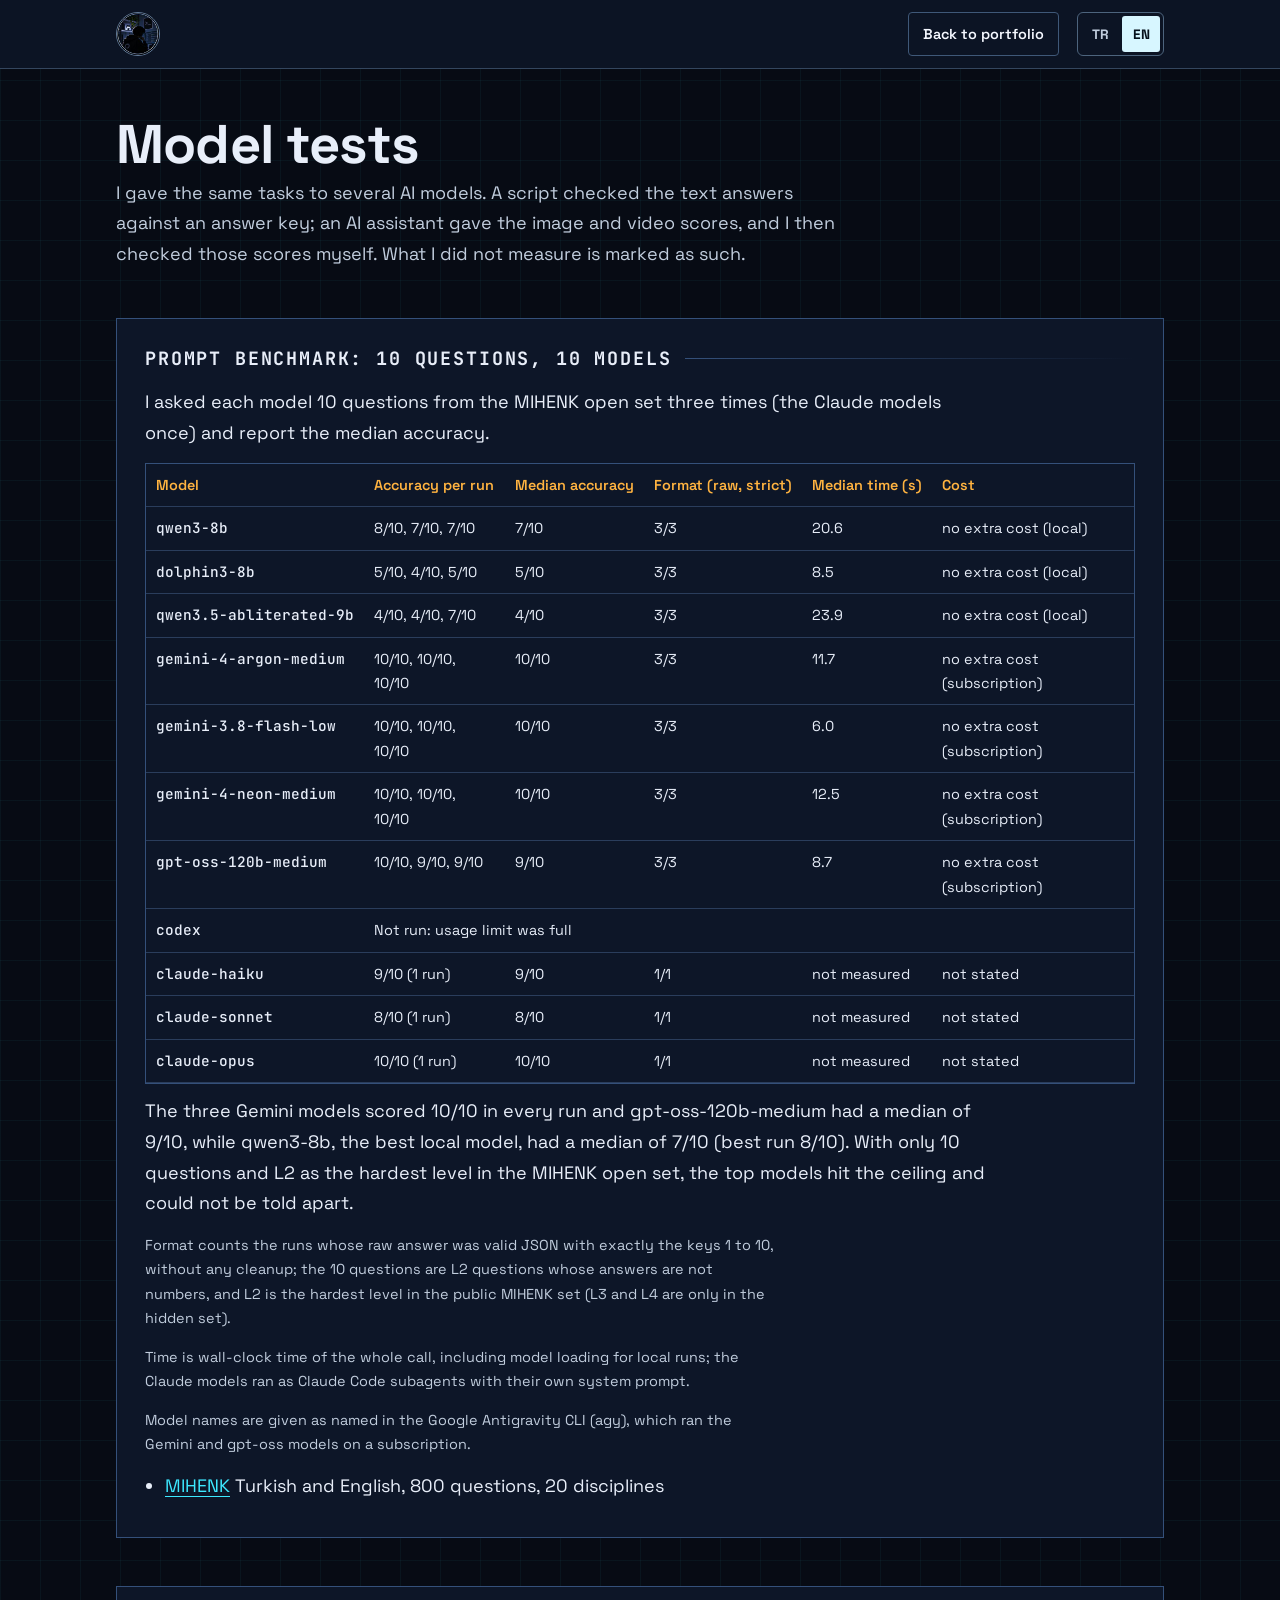
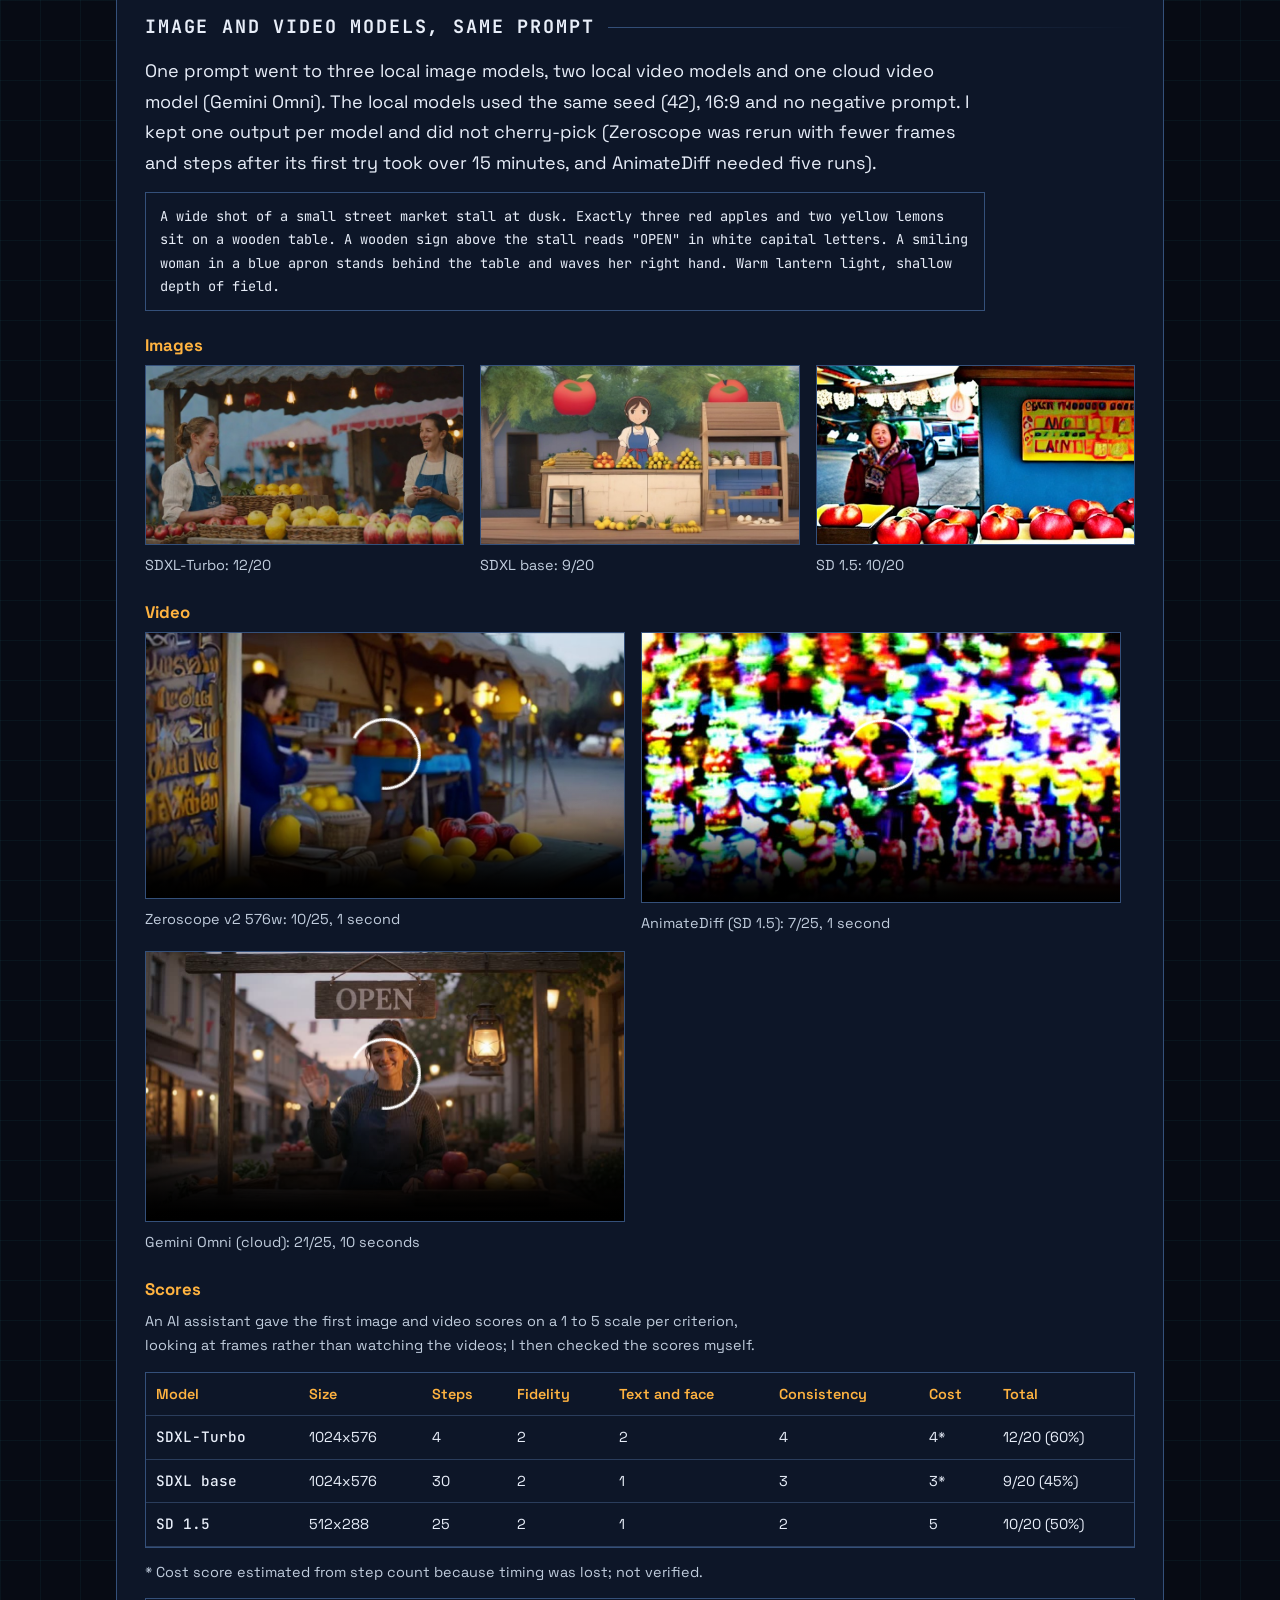
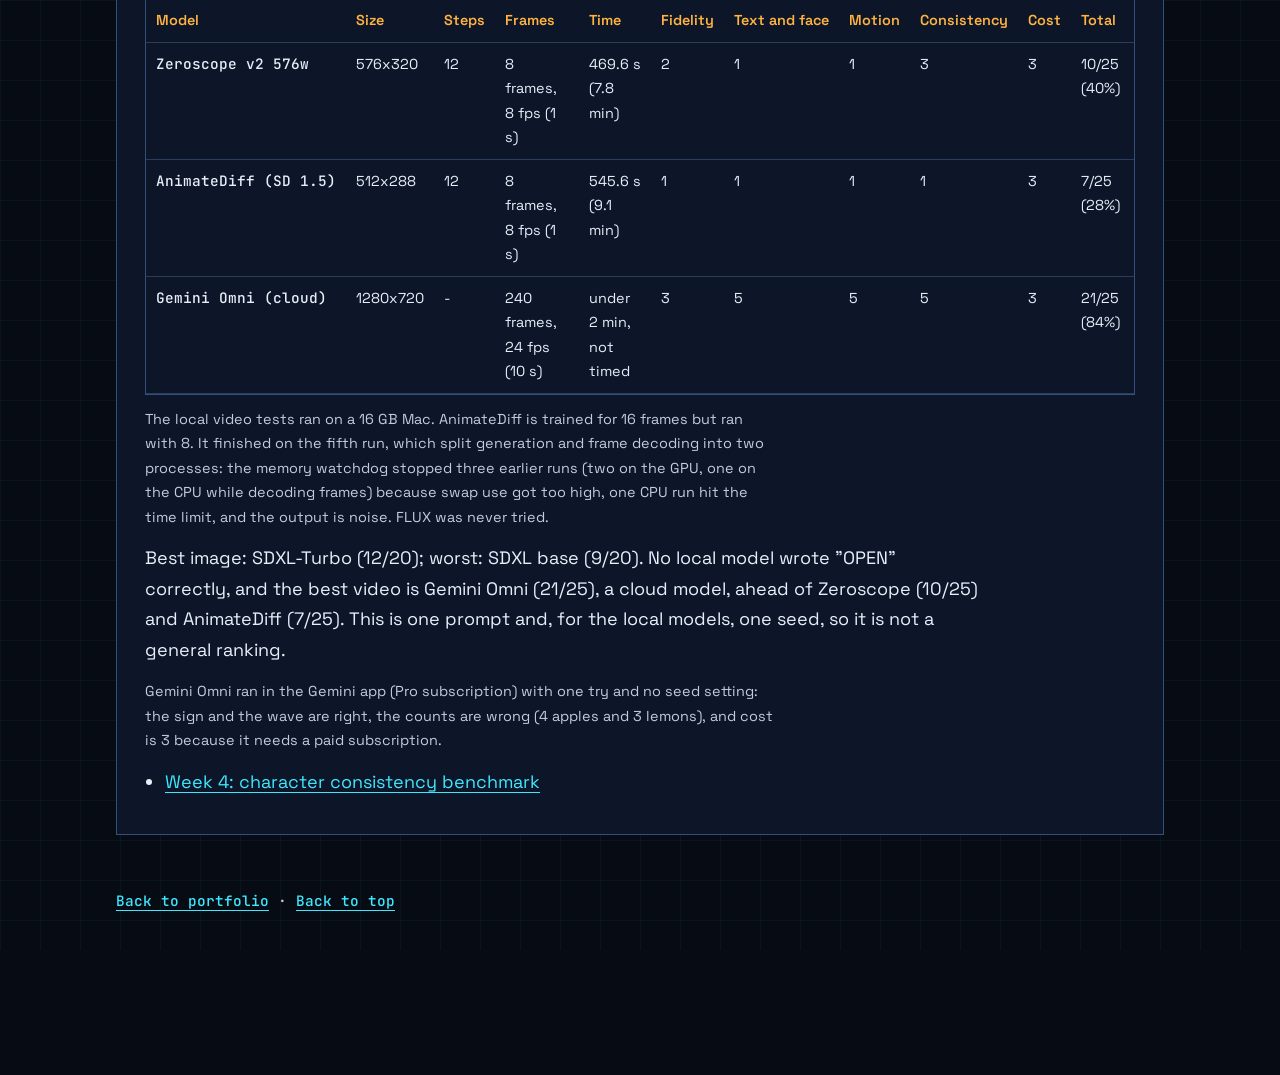
<file: week3.html>
<!doctype html>
<html lang="en">
<head>
  <meta charset="utf-8">
  <meta name="viewport" content="width=device-width, initial-scale=1">
  <title>Model tests · Kaan Yunus Emre Akgöz</title>
  <meta http-equiv="refresh" content="0; url=model-tests.html">
  <link rel="canonical" href="https://biontra.github.io/model-tests.html">
  <meta name="robots" content="noindex">
  <meta name="color-scheme" content="dark">
  <meta name="theme-color" content="#070b14">
  <style>body { margin: 0; padding: 24px; background: #070b14; color: #f5f8ff; font: 1rem/1.6 system-ui, sans-serif; } a { color: #3de8ff; }</style>
</head>
<body>
  <p><a href="model-tests.html">model-tests.html</a></p>
</body>
</html>
</file>
<file: style.css>
:root {
  --bg: #070b14;
  --panel: #0c1424;
  --card: #0d1628;
  --line: #34507a;
  --grid: rgba(61, 232, 255, 0.045);
  --text: #e8eef9;
  --muted: #c1cddd;
  --cyan: #3de8ff;
  --amber: #ffb340;
  --green: #5df5a6;
  --violet: #c9b0ff;
  --mono: "JetBrains Mono", ui-monospace, "SF Mono", Menlo, Consolas, monospace;
  --sans: "Space Grotesk", system-ui, -apple-system, "Segoe UI", Roboto, sans-serif;
}

* { box-sizing: border-box; }

html { scroll-behavior: smooth; scroll-padding-top: 16px; }

body {
  margin: 0;
  background-color: var(--bg);
  background-image:
    linear-gradient(var(--grid) 1px, transparent 1px),
    linear-gradient(90deg, var(--grid) 1px, transparent 1px);
  background-size: 40px 40px;
  color: var(--text);
  font: 400 18px/1.7 var(--sans);
  overflow-x: hidden;
}

.wrap { max-width: 1080px; margin: 0 auto; padding: 0 16px; }

/* Accessibility helpers */
.skip {
  position: absolute; left: 16px; top: -80px; z-index: 10;
  background: var(--amber); color: #0a0f1a; font-weight: 700;
  padding: 12px 18px; min-height: 44px; border-radius: 4px;
}
.skip:focus { top: 12px; }

a { color: var(--cyan); text-decoration: underline; text-underline-offset: 4px; text-decoration-thickness: 1px; }
a:hover { color: #fff; text-decoration-thickness: 2px; }

:focus-visible { outline: 3px solid var(--amber); outline-offset: 3px; border-radius: 3px; }

/* Hero */
.hero { position: relative; overflow: hidden; border-bottom: 1px solid var(--line); background: radial-gradient(ellipse at 80% 0%, rgba(61, 232, 255, 0.08), transparent 60%); }
#stars { position: absolute; inset: 0; width: 100%; height: 100%; display: block; }
.scan {
  position: absolute; left: 0; right: 0; height: 2px; top: 0; pointer-events: none;
  background: linear-gradient(90deg, transparent, rgba(61, 232, 255, 0.3), transparent);
  animation: scan 7s linear infinite;
}
.hero-inner {
  position: relative; display: flex; align-items: center; justify-content: space-between;
  gap: 32px; padding-top: 72px; padding-bottom: 64px;
}
.hero-text { max-width: 640px; }

.label {
  font: 500 0.8rem/1.4 var(--mono); letter-spacing: 0.14em; text-transform: uppercase;
  color: var(--amber); margin: 0 0 18px;
}
.label::before { content: "> "; }

h1 {
  font: 700 clamp(2rem, 6vw, 3.4rem)/1.08 var(--sans); margin: 0 0 22px; letter-spacing: -0.015em;
}
.type {
  position: relative; padding-right: 0.7ch;
  display: inline-block;
  background: linear-gradient(90deg, #fff, var(--cyan));
  -webkit-background-clip: text; background-clip: text; color: transparent;
  animation: reveal 2.2s steps(24, end) 0.2s both;
}
.type::after {
  content: ""; position: absolute; right: 0; bottom: 0.08em; width: 0.4ch; height: 0.85em;
  background: var(--amber); vertical-align: -0.1em; animation: blink 1s steps(1) infinite;
}

.lead { color: var(--muted); font-size: 1.15rem; margin: 0 0 28px; }

nav { display: flex; gap: 12px; flex-wrap: wrap; }
nav a {
  display: inline-flex; align-items: center; min-height: 44px; padding: 0 20px;
  font: 700 0.9rem var(--mono); letter-spacing: 0.06em; text-transform: uppercase; text-decoration: none;
  color: var(--cyan); border: 1px solid var(--cyan); border-radius: 2px;
  background: rgba(61, 232, 255, 0.06);
}
nav a:hover { background: var(--cyan); color: #04101a; }

.rig { width: 220px; height: 220px; flex: none; }
.rig.scene { width: 380px; height: 296px; }
.rig .ring { fill: none; stroke: var(--cyan); stroke-width: 1; stroke-dasharray: 3 7; opacity: 0.7; transform-origin: 100px 100px; }
.rig .r1 { animation: spin 40s linear infinite; }
.rig .r2 { stroke: var(--amber); stroke-dasharray: 18 10; animation: spin 26s linear infinite reverse; }
.rig .r3 { stroke-dasharray: 2 5; animation: spin 18s linear infinite; }
.rig .cross { stroke: var(--cyan); stroke-width: 1; opacity: 0.6; }
.rig .hex { fill: rgba(61, 232, 255, 0.1); stroke: var(--cyan); stroke-width: 1.5; transform-origin: 100px 100px; animation: spin 14s linear infinite reverse; }
.rig .core { fill: var(--amber); animation: pulse 2.4s ease-in-out infinite; transform-origin: 100px 100px; }

/* Sections */
main { padding-bottom: 8px; }
section { padding-top: 64px; }

h2 {
  font: 700 1.25rem/1.2 var(--mono); letter-spacing: 0.1em; text-transform: uppercase;
  margin: 0 0 14px; display: flex; align-items: center; gap: 14px;
}
h2::after { content: ""; flex: 1; height: 1px; background: linear-gradient(90deg, var(--line), transparent); }


/* Invention cards */
.grid { display: grid; grid-template-columns: repeat(2, minmax(0, 1fr)); gap: 24px; }

.card {
  position: relative; background: var(--card); border: 1px solid var(--line);
  padding: 26px 24px 22px; display: flex; flex-direction: column;
  transition: border-color 0.2s, box-shadow 0.2s, transform 0.2s;
}
.card:hover { border-color: var(--cyan); box-shadow: 0 8px 24px rgba(0, 0, 0, 0.35); transform: translateY(-2px); }

/* one technical-drawing corner mark, top left */
.card::before {
  content: ""; position: absolute; left: -1px; top: -1px; width: 16px; height: 16px; pointer-events: none;
  border-left: 2px solid var(--amber); border-top: 2px solid var(--amber);
}

.card-top { display: flex; justify-content: space-between; align-items: flex-start; gap: 12px; margin-bottom: 16px; }
.ids { display: flex; flex-direction: column; align-items: flex-end; gap: 8px; }
.serial { font: 500 0.8rem/1 var(--mono); letter-spacing: 0.14em; color: var(--muted); }

.status {
  --c: var(--cyan);
  font: 700 0.8rem/1 var(--mono); letter-spacing: 0.06em; text-transform: uppercase;
  color: var(--c); border: 1px solid var(--c); border-radius: 2px; padding: 6px 9px;
  background: color-mix(in srgb, var(--c) 8%, var(--card)); white-space: nowrap;
}
.status::before { content: ""; display: inline-block; width: 7px; height: 7px; border-radius: 50%; background: var(--c); margin-right: 7px; vertical-align: 1px; }
.st-run { --c: var(--green); }
.st-run::before { animation: pulse 2s ease-in-out infinite; }
.st-proto { --c: var(--violet); }
.st-paper { --c: var(--cyan); }
.st-hw { --c: var(--amber); }

h3 { font: 700 1.35rem/1.2 var(--sans); margin: 0 0 8px; }
.card p { margin: 0 0 16px; line-height: 1.65; }

.icon { width: 72px; height: 72px; flex: none; color: var(--cyan); }
.icon path, .icon rect, .icon circle { fill: none; stroke: currentColor; stroke-width: 2; stroke-linecap: round; stroke-linejoin: round; }
.icon .fill { fill: var(--amber); stroke: none; }
.icon .node { fill: var(--card); stroke: var(--amber); }
.icon .key { fill: rgba(61, 232, 255, 0.12); }
.icon .cut { stroke: var(--amber); stroke-dasharray: 4 4; }
.icon .draw * { stroke-dasharray: 1; stroke-dashoffset: 0; animation: draw 3.2s ease-in-out infinite alternate; }
.icon .node { animation: pulse 3s ease-in-out infinite; transform-box: fill-box; transform-origin: center; }
.icon .n2 { animation-delay: 0.4s; } .icon .n3 { animation-delay: 0.8s; } .icon .n4 { animation-delay: 1.2s; }
.icon .key { animation: key 3.6s ease-in-out infinite; }
.icon .k2 { animation-delay: 1.2s; fill: var(--amber); } .icon .k5 { animation-delay: 2.4s; }
.icon .cut { animation: dash 1.2s linear infinite; }

.tags { list-style: none; margin: auto 0 0; padding: 0; display: flex; flex-wrap: wrap; gap: 8px; }
.tags li {
  font: 500 0.8rem/1 var(--mono); color: var(--text); background: rgba(61, 232, 255, 0.05);
  border: 1px solid var(--line); border-radius: 2px; padding: 7px 10px;
}
.tags .priv, .tags .wip { color: var(--amber); border-style: dashed; border-color: var(--amber); background: transparent; }



footer { color: var(--muted); font: 500 0.9rem var(--mono); padding-top: 64px; padding-bottom: 40px; }
footer p { margin: 0; border-top: 1px solid var(--line); padding-top: 20px; }

/* Facts list inside a project (visible in the plain list and in the detail panel) */
.facts { margin: 0 0 16px; }
.facts dt { font: 700 0.8rem/1.2 var(--mono); letter-spacing: 0.08em; text-transform: uppercase; color: var(--amber); margin: 0 0 4px; }
.facts dd { margin: 0 0 12px; color: var(--text); }
.facts div:last-child dd { margin-bottom: 0; }

/* Lab map (built by script.js; without JS the plain list above stays visible) */
.lab { display: grid; grid-template-columns: minmax(0, 1.2fr) minmax(0, 1fr); gap: 20px; align-items: start; }
.map {
  position: relative; height: 500px; background: rgba(7, 11, 20, 0.7); border: 1px solid var(--line);
  background-image:
    linear-gradient(rgba(61, 232, 255, 0.10) 1px, transparent 1px),
    linear-gradient(90deg, rgba(61, 232, 255, 0.10) 1px, transparent 1px);
  background-size: 25px 25px;
  box-shadow: inset 0 0 60px rgba(61, 232, 255, 0.03);
}
.wires { position: absolute; inset: 0; width: 100%; height: 100%; pointer-events: none; }
.wires line { stroke: var(--line); stroke-width: 1.5; stroke-dasharray: 5 7; vector-effect: non-scaling-stroke; animation: wire 1.4s linear infinite; }
.wires line.hot { stroke: var(--amber); stroke-width: 2; }
.station {
  position: absolute; transform: translate(-50%, -50%); width: 112px; min-height: 96px; padding: 8px 6px 8px;
  display: flex; flex-direction: column; align-items: center; justify-content: center; gap: 4px;
  background: var(--card); color: var(--text); border: 1px solid var(--line); border-radius: 2px;
  font: 500 0.9rem/1.2 var(--sans); text-align: center; cursor: pointer;
  transition: border-color 0.2s, box-shadow 0.2s, background 0.2s;
}
.station:hover { border-color: var(--cyan); background: #112038; }
.station[aria-selected="true"] { border-color: var(--cyan); background: #12243f; box-shadow: 0 0 0 1px var(--cyan), 0 0 14px rgba(61, 232, 255, 0.16); }
.station[aria-selected="true"]::after {
  content: ""; position: absolute; inset: -9px; border: 1px dashed var(--amber); border-radius: 4px; pointer-events: none;
  animation: ring 6s linear infinite;
}
.station .icon { width: 48px; height: 48px; }
.station .nm { font-weight: 700; }
.station .sn { font: 500 0.8rem/1 var(--mono); letter-spacing: 0.1em; color: var(--muted); }
.station .led { position: absolute; top: 7px; right: 7px; width: 9px; height: 9px; border-radius: 50%; background: var(--c, var(--cyan)); box-shadow: 0 0 4px var(--c, var(--cyan)); animation: pulse 2s ease-in-out infinite; }
.station.st-run { --c: var(--green); } .station.st-proto { --c: var(--violet); } .station.st-paper { --c: var(--cyan); } .station.st-hw { --c: var(--amber); }

.hud {
  position: relative; overflow: hidden; background: var(--panel); border: 1px solid var(--cyan);
  padding: 20px 20px 18px; min-height: 500px;
}
.hud::before { content: "// STATION DATA"; display: block; font: 500 0.8rem/1 var(--mono); letter-spacing: 0.14em; color: var(--amber); margin-bottom: 14px; }
.hud h3 { margin: 0 0 10px; }
.hud > p { margin: 0 0 16px; }
.hud .card-top { margin-bottom: 14px; }
.hud .icon { width: 56px; height: 56px; }
.hud .tags { margin-top: 4px; }
.hud:focus-visible { outline-offset: 4px; }
.hud.scan-in::after {
  content: ""; position: absolute; left: 0; right: 0; height: 3px; top: 0; pointer-events: none;
  background: linear-gradient(90deg, transparent, var(--cyan), transparent); box-shadow: 0 0 6px var(--cyan);
  animation: sweep 0.7s ease-out both;
}
.hud.scan-in > * { animation: hudin 0.55s steps(14, end) both; }
.hud.scan-in > :nth-child(2) { animation-delay: 0.06s; } .hud.scan-in > :nth-child(3) { animation-delay: 0.12s; }
.hud.scan-in > :nth-child(4) { animation-delay: 0.18s; } .hud.scan-in > :nth-child(5) { animation-delay: 0.24s; }
.hud.scan-in > :nth-child(6) { animation-delay: 0.3s; }

@keyframes wire { to { stroke-dashoffset: -24; } }
@keyframes ring { to { transform: rotate(360deg); } }
@keyframes sweep { from { top: 0; opacity: 1; } to { top: 100%; opacity: 0; } }
@keyframes hudin { from { clip-path: inset(0 100% 0 0); opacity: 0.2; } to { clip-path: inset(0 0 0 0); opacity: 1; } }

@media (max-width: 900px) {
  .lab { grid-template-columns: minmax(0, 1fr); }
  .hud { min-height: 0; }
}
@media (max-width: 700px) {
  .map { height: auto; display: grid; grid-template-columns: repeat(2, minmax(0, 1fr)); gap: 8px; padding: 8px; background-image: none; }
  .wires { display: none; }
  .station { position: relative; left: auto !important; top: auto !important; transform: none; width: auto; min-height: 104px; }
  .station[aria-selected="true"]::after { inset: -4px; }
}

.grid[hidden] { display: none; }

/* Hero workshop scene (pure SVG/CSS) */
.scene .ring { fill: none; stroke: var(--cyan); stroke-width: 1; stroke-dasharray: 3 7; opacity: 0.7; transform-box: fill-box; transform-origin: center; }
.scene .r1 { animation: spin 40s linear infinite; }
.scene .r2 { stroke: var(--amber); stroke-dasharray: 18 10; animation: spin 26s linear infinite reverse; }
.scene .hex { fill: rgba(61, 232, 255, 0.1); stroke: var(--cyan); stroke-width: 1.5; transform-box: fill-box; transform-origin: center; animation: spin 14s linear infinite reverse; }
.scene .core { fill: var(--amber); transform-box: fill-box; transform-origin: center; animation: pulse 2.4s ease-in-out infinite; }
.scene .hf { fill: rgba(61, 232, 255, 0.08); stroke: var(--cyan); stroke-width: 1.5; }
.scene .hl { fill: none; stroke: var(--cyan); stroke-width: 2; stroke-linecap: round; opacity: 0.8; }
.scene .hl.amber { stroke: var(--amber); }
.scene .hbars { fill: none; stroke: var(--green); stroke-width: 4; }
.scene .beam { fill: none; stroke: var(--cyan); stroke-width: 1; stroke-dasharray: 3 4; opacity: 0.5; }
.scene .holo { animation: flicker 4s steps(1) infinite; }
.scene .solid { fill: var(--card); stroke: var(--cyan); stroke-width: 1.5; }
.scene .limb { fill: none; stroke: var(--cyan); stroke-width: 6; stroke-linecap: round; }
.scene .joint { fill: var(--bg); stroke: var(--amber); stroke-width: 2; }
.scene .claw { fill: none; stroke: var(--amber); stroke-width: 2.5; stroke-linecap: round; }
.scene .seg1 { transform-box: view-box; transform-origin: 168px 196px; animation: swing 6s ease-in-out infinite alternate; }
.scene .seg2 { transform-box: view-box; transform-origin: 196px 150px; animation: swing2 4s ease-in-out infinite alternate; }
.scene .trace { fill: none; stroke: var(--green); stroke-width: 1.2; stroke-dasharray: 4 3; animation: dash 1.2s linear infinite; }
.scene .chip { fill: var(--amber); }
.scene .pad { fill: var(--amber); }
.scene .bench { fill: none; stroke: var(--line); stroke-width: 2; }


@keyframes flicker { 0%, 100% { opacity: 1; } 92% { opacity: 0.55; } 94% { opacity: 1; } 97% { opacity: 0.7; } }
@keyframes swing { from { transform: rotate(-8deg); } to { transform: rotate(10deg); } }
@keyframes swing2 { from { transform: rotate(-12deg); } to { transform: rotate(14deg); } }

@keyframes reveal { from { clip-path: inset(0 100% 0 0); } to { clip-path: inset(0 0 0 0); } }
@keyframes blink { 50% { opacity: 0; } }
@keyframes spin { to { transform: rotate(360deg); } }
@keyframes pulse { 50% { opacity: 0.45; } }
@keyframes scan { from { top: 0; } to { top: 100%; } }
@keyframes draw { from { stroke-dashoffset: 0.35; } to { stroke-dashoffset: 0; } }
@keyframes key { 50% { fill: rgba(61, 232, 255, 0.4); } }
@keyframes dash { to { stroke-dashoffset: -8; } }

@media (min-width: 801px) {
  .card:last-child:nth-child(odd) { grid-column: 1 / -1; }
}
@media (max-width: 800px) {
  .grid { grid-template-columns: minmax(0, 1fr); }
  .rig { display: none; }
  .hero-inner { padding-top: 48px; padding-bottom: 48px; }
}
@media (max-width: 480px) {
  .card { padding: 22px 16px 18px; }
  h2 { font-size: 1.25rem; }
}


/* Project previews and a direct route to the working app. */
.hero-meta { margin: -12px 0 28px; color: var(--muted); font-size: 0.9rem; }
.hero .lead { color: var(--text); }
.hero nav .primary, .project-button.primary { background: var(--cyan); color: #04101a; border-color: var(--cyan); }
.hero nav .primary:hover, .project-button.primary:hover { background: #c0f8ff; }
.hero nav .primary { gap: 12px; }
.project-actions { display: flex; flex-wrap: wrap; gap: 10px; margin: 2px 0 18px; }
.project-button { display: inline-flex; align-items: center; justify-content: center; gap: 10px; min-height: 44px; padding: 8px 14px; border: 1px solid var(--line); border-radius: 3px; font: 700 0.85rem/1.3 var(--mono); text-decoration: none; }
.project-button:hover { border-color: var(--cyan); background: #172a40; }
.project-preview { margin: 0 0 22px; overflow: hidden; border: 1px solid var(--line); border-radius: 4px; background: #080f1b; }
.project-preview a { display: block; }
.project-preview img { display: block; width: 100%; height: auto; }
.project-preview figcaption { padding: 8px 12px; border-top: 1px solid var(--line); color: var(--muted); font: 500 0.7rem/1.4 var(--mono); }
.flow-preview img { min-height: 112px; object-fit: contain; }
.hud { min-width: 0; }
@media (min-width: 901px) { .map { position: sticky; top: 24px; } }
@media (max-width: 700px) {
  .hero-inner { padding-top: 36px; padding-bottom: 36px; }
  .hero h1 { font-size: clamp(1.7rem, 7.6vw, 2.4rem); }
  .hero .lead { font-size: 1.05rem; margin-bottom: 22px; }
  .hero-meta { font-size: 0.8rem; margin-bottom: 22px; }
  .hero nav { gap: 8px; }
  .hero nav a { padding: 0 12px; font-size: 0.75rem; }
  section { padding-top: 36px; }
  .station { min-height: 92px; }
  .hud { padding: 18px 16px; }
}


/* Reading surfaces and contact links available throughout the visit. */
html { scroll-padding-top: 96px; }
.skip { z-index: 50; }
.sitebar { position: sticky; top: 0; z-index: 20; background: #0c1424; border-bottom: 1px solid #34465e; }
.sitebar-inner { min-height: 68px; display: flex; justify-content: space-between; align-items: center; gap: 16px; }
.wordmark { color: #f5f8ff; font: 700 1.05rem var(--sans); text-decoration: none; }
.wordmark-detail { color: var(--muted); font-weight: 400; font-size: 0.85rem; }
.quick-contact { display: flex; align-items: center; gap: 8px; }
.quick-contact a { display: inline-flex; align-items: center; justify-content: center; gap: 8px; min-height: 44px; padding: 6px 14px; border: 1px solid #3f5878; border-radius: 4px; text-decoration: none; font-size: 0.9rem; font-weight: 600; color: #f5f8ff; }
.quick-contact a:hover { border-color: var(--cyan); }
.hero-inner { padding-top: 56px; padding-bottom: 52px; }
.hero-meta { font-size: 1rem; line-height: 1.6; }
.hero .lead { font-size: 1.3rem; line-height: 1.6; max-width: 44ch; }
.section-intro { max-width: 62ch; color: var(--muted); margin: -8px 0 28px; }
.lab { grid-template-columns: minmax(0, 0.95fr) minmax(0, 1.2fr); gap: 24px; }
.map { background-color: #0b1320; }
.station { width: 104px; }
.station .nm { font-size: 1rem; }
.station .sn { font-size: 0.75rem; }
.hud { padding: 28px; background: #111e30; border-color: #627b98; box-shadow: 0 6px 30px #0003; }
.hud h3 { font-size: 1.65rem; }
.hud::before { content: "PROJECT OVERVIEW"; color: var(--muted); font-size: 0.75rem; }
.hud > p { font-size: 1.1rem; line-height: 1.75; }
.hud .card-top { align-items: center; }
.project-facts { margin-bottom: 22px; }
.fact { margin-bottom: 20px; }
.fact h4 { margin: 0 0 5px; color: #f5f8ff; font: 700 1rem/1.5 var(--sans); }
.fact p { margin: 0; }
.technical-details { border-top: 1px solid #4d647d; border-bottom: 1px solid #4d647d; }
.technical-details summary { min-height: 48px; padding: 12px 0; color: var(--cyan); font-size: 1rem; font-weight: 600; cursor: pointer; }
.technical-details > div { padding: 0 0 18px; }
.project-preview figcaption { font-size: 0.8rem; }
.project-button { font-family: var(--sans); font-size: 1rem; }
.social-mark { display: inline-flex; justify-content: center; align-items: center; width: 22px; flex: none; color: var(--cyan); font: 700 1.15rem var(--sans); }
@media (min-width: 901px) { .map { top: 96px; } }
@media (max-width: 900px) { .lab { grid-template-columns: minmax(0, 1fr); } .station { width: 112px; } }
@media (max-width: 700px) {
  .sitebar-inner { min-height: 62px; gap: 8px; }
  .wordmark-detail { display: none !important; }
  .quick-contact { gap: 6px; }
  .quick-contact a { font-size: 0.85rem; padding: 6px 10px; }
  .hero-inner { padding-top: 32px; padding-bottom: 32px; }
  .hero .lead { font-size: 1.15rem; line-height: 1.65; }
  .hero-meta { font-size: 0.95rem; }
  .hero nav a { font-size: 0.8rem; min-height: 46px; }
  .hud { padding: 22px 18px; }
  .hud > p { font-size: 1.05rem; }
  .station { width: auto; }
  .station .nm { font-size: 0.9rem; }
}

/* All four ways to connect are directly below the name. */
.hero-contact { display: grid; grid-template-columns: repeat(4, minmax(0, 1fr)); gap: 10px; max-width: 600px; margin: 0 0 26px; }
.hero-contact a { display: inline-flex; justify-content: center; align-items: center; gap: 8px; padding: 10px 12px; min-height: 48px; border: 1px solid #6887a5; border-radius: 5px; background: #111e30; color: #f5f8ff; font-size: 1rem; font-weight: 600; text-decoration: none; }
.hero-contact .hero-email:hover { background: #c0f8ff; }
.hero-contact .hero-email { background: var(--cyan); border-color: var(--cyan); color: #04101a; }
.hero-contact a:hover { border-color: var(--cyan); background: #16273d; }
.contact-symbol { font-weight: 800; }
@media (max-width: 700px) { .hero-contact { grid-template-columns: repeat(2, minmax(0, 1fr)); margin-bottom: 24px; } }

.instagram-icon { display: block; width: 22px; height: 22px; flex: none; fill: none; stroke: currentColor; stroke-width: 1.8; }
.instagram-icon .instagram-dot { fill: currentColor; stroke: none; }

.contact-icon { width: 22px; height: 22px; display: block; flex: none; }
.contact-icon.github-icon { fill: currentColor; stroke: none; }
.contact-icon.mail-icon { fill: none; stroke: currentColor; stroke-width: 1.8; stroke-linecap: round; stroke-linejoin: round; }


/* Language controls remain separate from the contact links. */
.sitebar-inner { display: grid; grid-template-columns: auto 1fr auto; gap: 18px; }
.quick-contact { justify-content: end; }
.language-switch { grid-column: 3; justify-self: end; display: inline-flex; padding: 3px; gap: 3px; border: 1px solid #4d647d; border-radius: 6px; }
.language-switch button { min-width: 38px; min-height: 36px; border: 0; border-radius: 3px; background: transparent; color: var(--muted); font: 700 0.85rem var(--sans); cursor: pointer; }
.language-switch button[aria-pressed="true"] { background: #d7f6ff; color: #07101b; }
.contact-icon.linkedin-icon { fill: currentColor; stroke: none; }
/* The map has its own heading; station positions never occupy the heading area. */
.map-shell { min-width: 0; border: 1px solid #627b98; background: #0b1320; }
.map-heading { padding: 12px 14px; min-height: 56px; display: flex; flex-wrap: wrap; align-items: center; justify-content: flex-end; gap: 10px; border-bottom: 1px solid #34465e; }
.map-reset { min-height: 36px; padding: 5px 8px; font: 500 0.75rem/1.4 var(--sans); color: var(--cyan); border: 1px solid #4d647d; border-radius: 3px; background: #111e30; cursor: pointer; }
.map { position: relative; top: auto; height: 540px; border: 0; overflow: hidden; }
.map-world { position: absolute; inset: 0; transform: scale(1); transition: transform 650ms cubic-bezier(.16,1,.3,1); }
.map.is-focused .map-world { transform: scale(1.045); }
.station { width: 104px; min-height: 110px; }
.station .nm { font-size: 0.9rem; }
.station[aria-selected="true"] { z-index: 1; }
.station[aria-selected="true"]::after { inset: -5px; transform: none; animation: station-outline 2.6s ease-in-out infinite; }
.wires line.hot { stroke: var(--amber); stroke-dasharray: 3 8; animation: energy-flow 850ms linear infinite; }
.map[data-project="mixen"] .station[aria-selected="true"] .icon { animation: station-float 2.2s ease-in-out infinite; }
.map[data-project="uni"] .station[aria-selected="true"] .icon .fill { animation: key 1.8s ease-in-out infinite; }
.map[data-project="trading-bot"] .station[aria-selected="true"] .icon .line { stroke: var(--green); }
.map[data-project="stream-deck"] .station[aria-selected="true"] .icon .key { animation-duration: 1.4s; }
.map[data-project="rough-cut"] .station[aria-selected="true"] .icon .cut { animation-duration: .6s; }
.map[data-project="exam-plan"] .station[aria-selected="true"] .icon { animation: station-float 3s ease-in-out infinite; }
.map[data-project="kilit"] .station[aria-selected="true"] .icon .fill { animation: pulse 1s ease-in-out infinite; }
.map[data-project="model-tests"] .station[aria-selected="true"] .icon .node { animation-duration: 1.2s; }
.hud::before { content: none; }
.project-share { margin-top: 24px; padding-top: 18px; border-top: 1px solid #4d647d; display: flex; flex-wrap: wrap; align-items: center; gap: 12px; font-size: 0.9rem; }
.copy-link { min-height: 40px; padding: 6px 12px; font: 600 0.85rem var(--sans); background: #0b1320; border: 1px solid #627b98; border-radius: 3px; color: var(--text); cursor: pointer; }
.share-feedback { flex-basis: 100%; margin: 0; color: var(--green); font-size: 0.85rem; }
.share-feedback:empty { display: none; }
.share-url { width: 100%; }
.interactive-demo { padding: 18px; margin: 0 0 24px; background: #09121f; border: 1px solid #627b98; border-radius: 5px; }
.demo-heading { display: flex; justify-content: space-between; align-items: baseline; gap: 12px; flex-wrap: wrap; }
.demo-heading h4 { margin: 0; font: 700 1.05rem var(--sans); }
.simulation-label { color: var(--amber); font: 700 0.7rem/1.5 var(--mono); border: 1px solid #ad813c; border-radius: 3px; padding: 3px 7px; }
.demo-disclaimer { font-size: 0.8rem; line-height: 1.6; color: var(--muted); margin: 12px 0 20px; }
.mixen-form label { display: block; font-weight: 600; font-size: 0.9rem; margin-bottom: 7px; }
.mixen-form input, .share-url { color: var(--text); background: #152338; border: 1px solid #627b98; border-radius: 3px; padding: 10px 12px; font: inherit; font-size: 0.9rem; min-width: 0; width: 100%; }
.mixen-form input:disabled { opacity: .7; }
.demo-controls { display: flex; flex-wrap: wrap; gap: 8px; margin: 14px 0; }
.demo-controls .project-button, .input-events .project-button { background: #152338; color: var(--text); cursor: pointer; font-size: 0.85rem; padding: 8px 10px; }
.demo-controls .primary { background: var(--cyan); color: #04101a; }
.demo-controls button:disabled { opacity: .6; cursor: wait; }
.demo-error { color: #ffbdb2; font-size: .85rem; margin: 8px 0; }
.demo-error:empty { display: none; }
.agent-pipeline { list-style: none; display: grid; grid-template-columns: repeat(3,minmax(0,1fr)); gap: 8px; margin: 20px 0; padding: 0; }
.agent-pipeline li { position: relative; padding: 12px 9px; min-width: 0; display: flex; flex-direction: column; gap: 8px; border: 1px solid #34465e; border-radius: 4px; background: #111e30; transition: border-color .25s, transform .25s; }
.agent-pipeline strong { font-size: .8rem; overflow-wrap: anywhere; }
.agent-model { color: var(--cyan); font: 700 .8rem var(--mono); }
.agent-state { color: var(--muted); font-size: .7rem; }
.agent-pipeline li[data-state="working"] { border-color: var(--amber); animation: agent-work 1.1s ease-in-out infinite; }
.agent-pipeline li[data-state="complete"] { border-color: var(--green); }
.agent-pipeline li[data-state="complete"] .agent-state { color: var(--green); }
.demo-result { font-size: .85rem; line-height: 1.6; color: var(--muted); min-height: 2.5em; margin: 14px 0 0; overflow-wrap: anywhere; }
.input-flow { display: grid; grid-template-columns: 1fr 1fr; gap: 10px; margin-top: 20px; }
.input-source { font-size: .8rem; line-height: 1.5; text-align: center; padding: 10px; border: 1px solid #4d647d; border-radius: 3px; }
.input-filter { grid-row: 2; grid-column: 1/-1; display: flex; justify-content: space-between; align-items: center; padding: 16px; background: #152338; border: 1px solid var(--amber); border-radius: 3px; font-size: .9rem; }
.input-filter strong { color: var(--amber); }
.filter-note { margin: 10px 0 20px; color: var(--muted); font-size: .8rem; }
.interactive-demo[data-locked="false"] .input-filter { border-color: var(--green); }
.interactive-demo[data-locked="false"] .input-filter strong { color: var(--green); }
.input-events { display: flex; flex-wrap: wrap; gap: 8px; }
.event-log { list-style: none; padding: 0; margin: 12px 0 0; font-size: .8rem; }
.event-log li { border-top: 1px solid #34465e; padding: 6px 0; animation: hudin .3s ease-out; }
.event-log [data-result="blocked"] { color: #ffbdb2; }
.event-log [data-result="passed"] { color: var(--green); }
.input-flow.event-pulse .input-filter { animation: filter-event .5s ease-out; }
@keyframes filter-event { 45% { transform: scale(.97); } }
@keyframes agent-work { 50% { transform: translateY(-3px); } }
@keyframes energy-flow { to { stroke-dashoffset: -22; } }
@keyframes station-float { 50% { transform: translateY(-4px); } }
@keyframes station-outline { 50% { opacity: .4; } }
@media (min-width: 901px) { .map-shell { position: sticky; top: 96px; } }
@media (max-width: 1000px) { .wordmark-detail { display: none; } }
@media (max-width: 700px) {
  .sitebar-inner { grid-template-columns: 1fr auto; gap: 6px; padding-top: 8px; padding-bottom: 8px; }
  .wordmark { grid-row: 1; grid-column: 1; }
  .language-switch { grid-row: 1; grid-column: 2; }
  .quick-contact { grid-row: 2; grid-column: 1/-1; justify-content: start; }
  .quick-contact a { font-size: .8rem; min-height: 36px; }
  .quick-contact a:not(.email-link) { display: none; }
  .map { height: auto; overflow: hidden; padding: 12px; gap: 12px; }
  .map-world { display: contents; transform: none !important; }
  .station { width: auto; min-height: 112px; }
  .station[aria-selected="true"]::after { inset: -4px; }
  .interactive-demo { padding: 16px 12px; }
  .agent-pipeline { grid-template-columns: minmax(0,1fr); }
  .agent-pipeline li { display: grid; grid-template-columns: .7fr 1fr auto; align-items: center; gap: 8px; }
  .agent-pipeline strong { font-size: .85rem; }
  html { scroll-padding-top: 130px; }
}

.hud.scan-in > * { animation-name: panel-enter; animation-duration: .35s; animation-timing-function: ease-out; }
@keyframes panel-enter { from { opacity: .35; transform: translateY(6px); } to { opacity: 1; transform: translateY(0); } }

/* Profile image anchors a compact header; contact labels stay on one line. */
.wordmark { display: inline-flex; align-items: center; justify-content: center; min-height: 44px; min-width: 44px; }
.profile-avatar { display: block; width: 44px; height: 44px; border-radius: 50%; object-fit: cover; border: 1px solid #627b98; background: #152338; transition: border-color .2s, transform .2s; }
.wordmark:hover .profile-avatar { border-color: var(--cyan); transform: translateY(-1px); }
.hero-contact a, .quick-contact a { white-space: nowrap; }
@media (max-width: 700px) {
  .sitebar-inner { grid-template-columns: auto 1fr auto; gap: 10px; min-height: 64px; padding-top: 8px; padding-bottom: 8px; }
  .wordmark { grid-row: 1; grid-column: 1; }
  .profile-avatar { width: 38px; height: 38px; }
  .quick-contact { grid-row: 1; grid-column: 2; justify-content: end; }
  .language-switch { grid-row: 1; grid-column: 3; }
}

/* Honour the OS "reduce motion" setting; otherwise animations stay on. */
@media (prefers-reduced-motion: reduce) {
  *, *::before, *::after { animation: none !important; transition: none !important; scroll-behavior: auto !important; }
  .card:hover { transform: none; }
}

/* Model tests page */
.mt-page { padding-bottom: 32px; }
.mt-head { padding-top: 40px; }
.mt-head h1 { margin: 6px 0 12px; }
.mt-block { margin-top: 48px; padding: 26px 16px; border: 1px solid var(--line); background: var(--card); min-width: 0; }
.mt-block h2 { font-size: 1.15rem; line-height: 1.35; margin: 0 0 16px; }
.mt-block p { max-width: 70ch; margin: 0 0 14px; overflow-wrap: anywhere; }
.mt-shots { display: grid; grid-template-columns: repeat(auto-fit, minmax(min(260px, 100%), 1fr)); gap: 16px; margin-top: 8px; }
.mt-shots figure { margin: 0; }
.mt-shots img { display: block; width: 100%; height: auto; border: 1px solid var(--line); }
.mt-shots figcaption { margin-top: 8px; font-size: 0.9rem; color: var(--muted); }
.mt-block h3 { font-size: 1.05rem; margin: 24px 0 10px; color: var(--amber); }
.mt-prompt code { display: block; padding: 12px 14px; border: 1px solid var(--line); font-family: var(--mono); font-size: 0.85rem; overflow-wrap: anywhere; white-space: normal; }
.mt-shots video { display: block; width: 100%; height: auto; background: #000; border: 1px solid var(--line); }
.mt-videos { grid-template-columns: repeat(auto-fit, minmax(min(260px, 100%), 480px)); }
.table-scroll { overflow-x: auto; max-width: 100%; border: 1px solid var(--line); margin-bottom: 12px; }
.mt-table { border-collapse: collapse; width: 100%; min-width: 680px; font-size: 0.9rem; }
.mt-table th, .mt-table td { padding: 9px 10px; border-bottom: 1px solid #2a3d5c; text-align: left; vertical-align: top; }
.mt-table thead th { color: var(--amber); font-weight: 600; white-space: nowrap; }
.mt-table tbody th { font-family: var(--mono); font-weight: 500; white-space: nowrap; }
.mt-note { color: var(--muted); font-size: 0.9rem; }
.mt-links { margin: 0; padding-left: 20px; }
.mt-links li { margin-bottom: 8px; overflow-wrap: anywhere; }
.mt-foot { padding: 24px 16px 40px; color: var(--muted); }
.sr-only { position: absolute; width: 1px; height: 1px; overflow: hidden; clip: rect(0 0 0 0); white-space: nowrap; }
@media (min-width: 700px) { .mt-block { padding: 28px 28px; } }
@media (max-width: 700px) { .quick-contact a.back-link { display: inline-flex; min-height: 40px; font-size: .8rem; padding: 6px 10px; } }

/* Intro paragraph under the lead, and the one-line contact row in the footer. */
.hero-about { max-width: 56ch; margin: 0 0 18px; color: var(--muted); font-size: 1rem; line-height: 1.7; }
.hero-meta { margin-top: 0; }
.footer-links { list-style: none; margin: 56px 0 12px; padding: 0; display: flex; flex-wrap: wrap; gap: 0 24px; font-weight: 500; }
.footer-links a { display: inline-flex; align-items: center; min-height: 44px; }
@media (max-width: 700px) { .hero-about { font-size: 0.95rem; line-height: 1.6; margin-bottom: 14px; } .footer-links { margin-top: 40px; } }

/* Phone only: tighter hero spacing so the first screen is not mostly header. */
@media (max-width: 700px) {
  .hero-inner { padding-top: 20px; padding-bottom: 20px; }
  .hero .label { margin-bottom: 8px; }
  .hero h1 { margin-bottom: 12px; }
  .hero-contact { gap: 8px; margin-bottom: 14px; }
  .hero-contact a { min-height: 42px; padding-top: 6px; padding-bottom: 6px; font-size: 0.95rem; }
  .hero .lead { font-size: 1rem; line-height: 1.5; margin-bottom: 10px; }
  .hero-about { font-size: 0.875rem; line-height: 1.5; margin-bottom: 10px; }
  .hero-meta { font-size: 0.8rem; line-height: 1.45; margin-bottom: 14px; }
}

/* Score tables: swipe hint and right-edge fade, narrow screens only. */
.swipe-note { display: none; }
@media (max-width: 700px) {
  .swipe-note { display: block; margin: 0 0 6px; color: var(--muted); font-size: 0.875rem; }
  .table-scroll {
    background:
      linear-gradient(to right, var(--card) 30%, rgba(13, 22, 40, 0)) left center / 28px 100% no-repeat local,
      linear-gradient(to left, var(--card) 30%, rgba(13, 22, 40, 0)) right center / 28px 100% no-repeat local,
      linear-gradient(to right, rgba(0, 0, 0, 0.45), rgba(0, 0, 0, 0)) left center / 14px 100% no-repeat scroll,
      linear-gradient(to left, rgba(61, 232, 255, 0.35), rgba(61, 232, 255, 0)) right center / 14px 100% no-repeat scroll;
  }
}

.project-step { display: none; }
@media (max-width: 700px) {
  .project-step { display: flex; gap: 12px; margin-top: 18px; }
  .project-step .project-button { flex: 1 1 0; min-height: 48px; background: #152338; color: var(--text); cursor: pointer; }
}
.chart-swipe { display: block; margin: 0 0 6px; color: var(--muted); font-size: 0.875rem; }
.mt-chart:focus-visible { outline: 2px solid var(--cyan); outline-offset: 2px; }
.mt-chart { margin: 8px 0 0; background: #fff; border: 1px solid var(--line); padding: 8px; overflow-x: auto; }
.mt-chart img { display: block; width: 2200px; max-width: none; height: auto; }
.mt-warn { margin: 0 0 14px; max-width: 70ch; padding: 8px 12px; border-left: 3px solid var(--amber); color: var(--text); font-weight: 500; }
.mt-chart figcaption { color: #444; font-size: 0.85rem; padding-top: 6px; }

/* Character bench: narrow charts that already carry the site's dark palette */
.cb-charts { display: grid; grid-template-columns: repeat(auto-fit, minmax(min(100%, 300px), 480px)); gap: 16px; margin: 8px 0 14px; }
.cb-charts figure { margin: 0; border: 1px solid var(--line); border-radius: 8px; overflow: hidden; }
.cb-charts img { display: block; width: 100%; height: auto; }
.cb-preview img { max-width: 480px; margin: 0 auto; }
</file>
